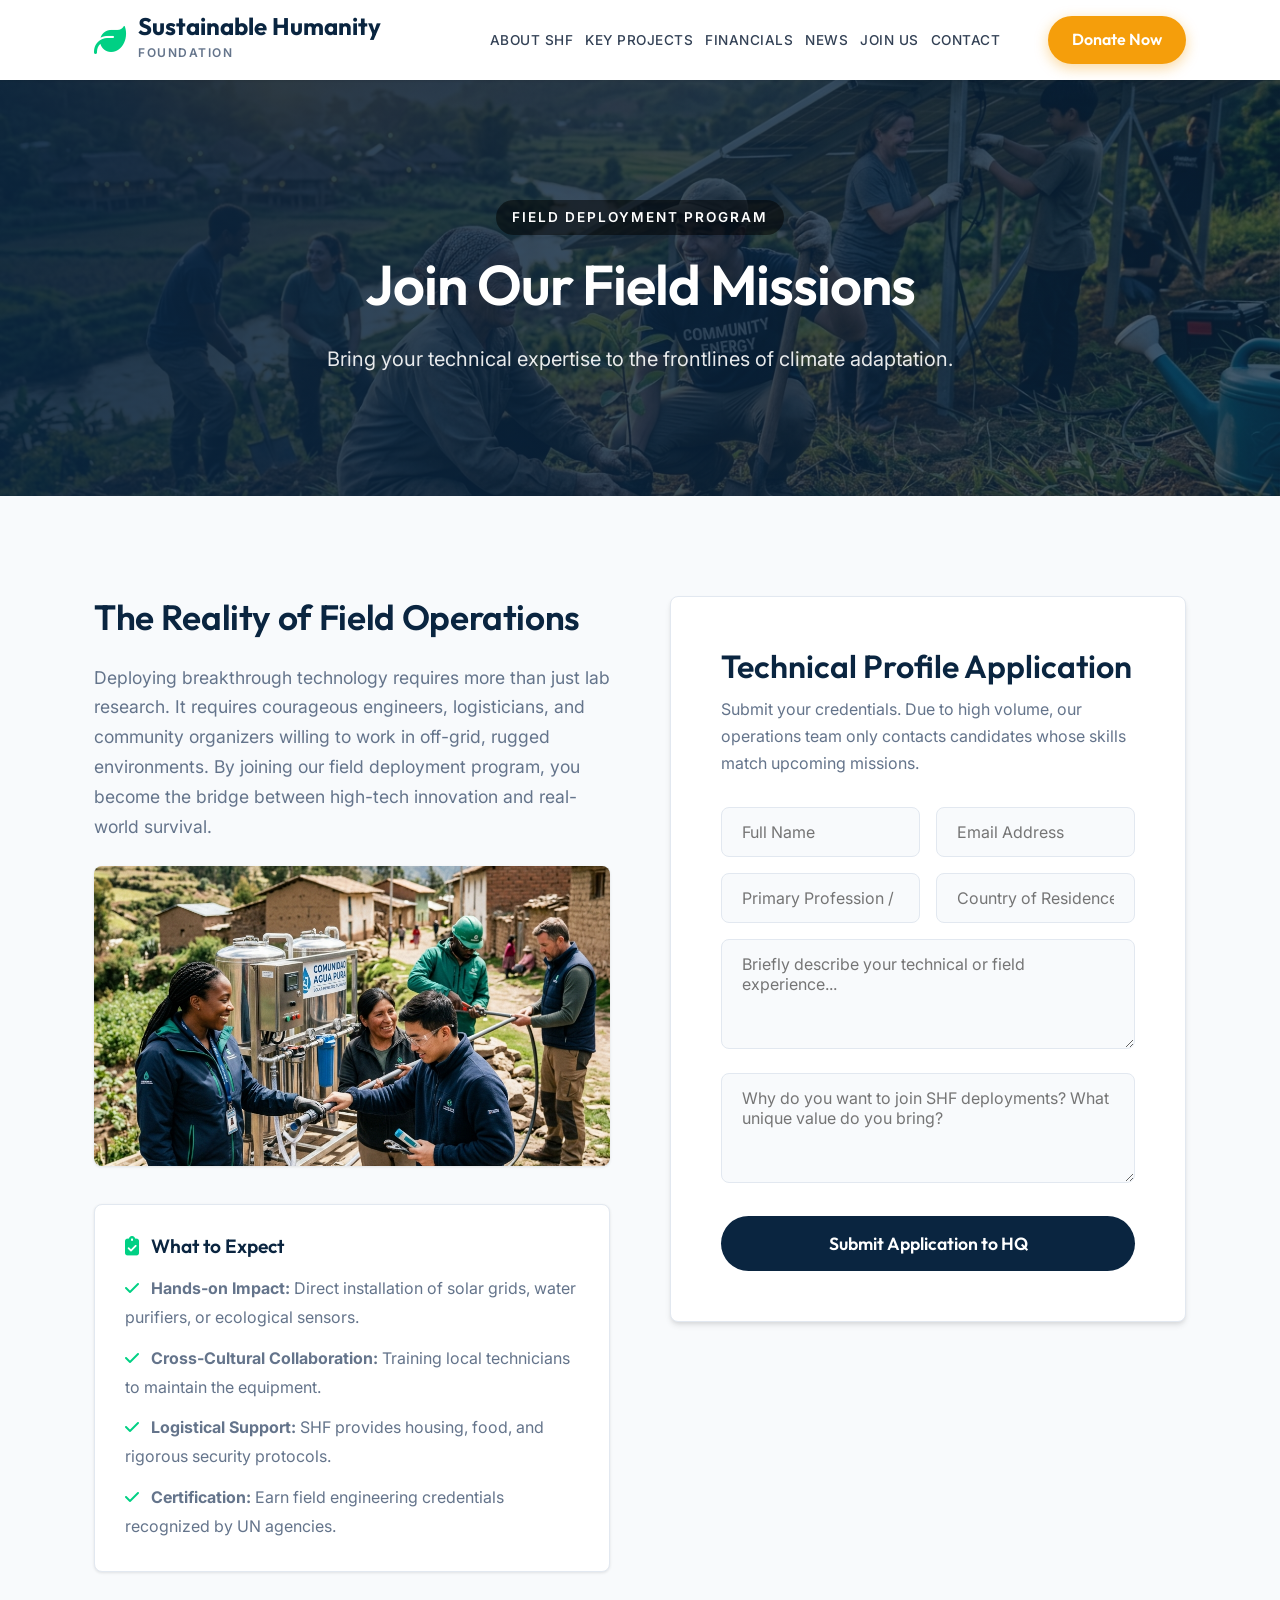
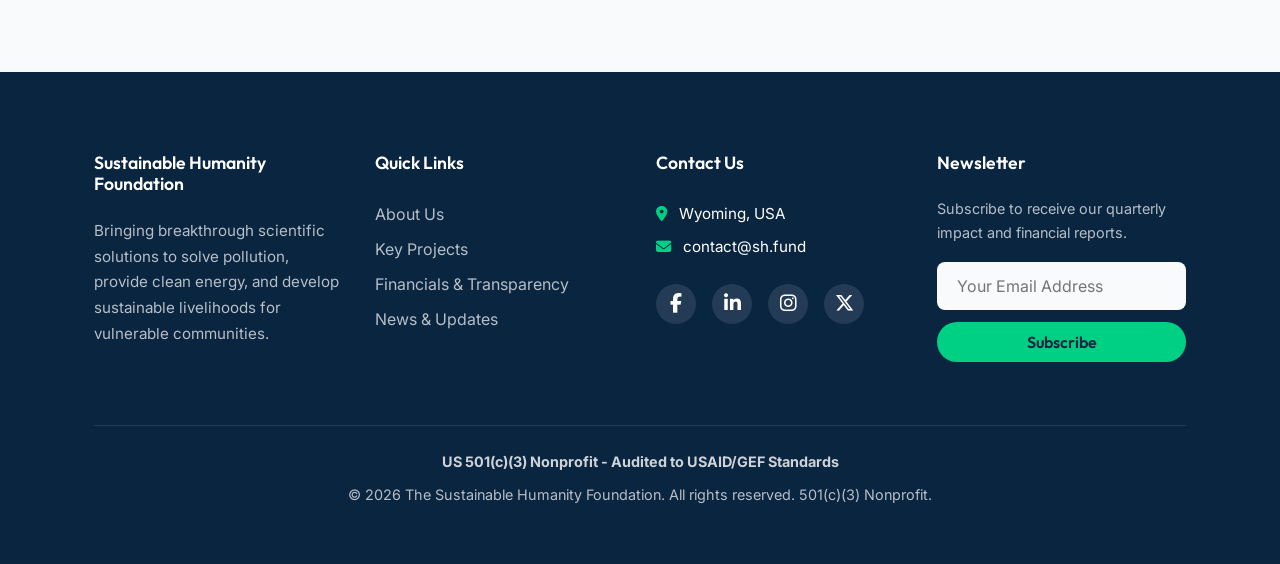
<file: apply.html>
<!DOCTYPE html>
<html lang="en">
<head>
    <meta charset="UTF-8">
    <meta name="viewport" content="width=device-width, initial-scale=1.0">
    <title>Apply - Sustainable Humanity Foundation</title>
    
    <!-- Primary Meta Tags -->
    <meta name="title" content="Apply - Sustainable Humanity Foundation">
    <meta name="description" content="The Sustainable Humanity Foundation applies scientific and technological solutions to solve pollution, provide clean energy, and develop sustainable livelihoods.">
    <meta name="keywords" content="nonprofit, charity, climate change, solar energy, water purification, sustainable development, ESG, philanthropy">
    
    <!-- Open Graph / Facebook -->
    <meta property="og:type" content="website">
    <meta property="og:url" content="https://tuthien-eight.vercel.app/">
    <meta property="og:title" content="Apply - Sustainable Humanity Foundation">
    <meta property="og:description" content="Bringing breakthrough scientific solutions to vulnerable communities. 100% of public donations fund field operations.">
    <meta property="og:image" content="https://tuthien-eight.vercel.app/hero.jpg">
    
    <!-- Twitter -->
    <meta property="twitter:card" content="summary_large_image">
    <meta property="twitter:url" content="https://tuthien-eight.vercel.app/">
    <meta property="twitter:title" content="Apply - Sustainable Humanity Foundation">
    <meta property="twitter:description" content="Bringing breakthrough scientific solutions to vulnerable communities. 100% of public donations fund field operations.">
    <meta property="twitter:image" content="https://tuthien-eight.vercel.app/hero.jpg">
    
    <!-- Theme & Icons -->
    <meta name="theme-color" content="#0a2540">
    <link rel="icon" href="data:image/svg+xml,<svg xmlns=%22http://www.w3.org/2000/svg%22 viewBox=%220 0 100 100%22><text y=%22.9em%22 font-size=%2290%22>🌱</text></svg>">
    
    <!-- Preconnect -->
    <link rel="preconnect" href="https://cdnjs.cloudflare.com">
    <link rel="preconnect" href="https://images.unsplash.com">
    
    <link rel="stylesheet" href="https://cdnjs.cloudflare.com/ajax/libs/font-awesome/6.4.0/css/all.min.css">
    <link rel="stylesheet" href="styles.css?v=25">
</head>
<body>

    <!-- Header -->
    <header class="main-header">
        
        <div class="container header-container">
            <div class="logo-and-toggle" style="display: flex; justify-content: space-between; align-items: center;">
                <a href="index.html" class="logo">
                    <i class="fa-solid fa-leaf"></i>
                    <div class="logo-text">
                        <span class="logo-title">Sustainable Humanity</span>
                        <span class="logo-subtitle">Foundation</span>
                    </div>
                </a>
                <button class="mobile-menu-toggle" id="mobileMenuBtn" aria-label="Toggle Menu" style="display: none; background: none; border: none; font-size: 1.8rem; color: var(--color-primary); cursor: pointer;">
                    <i class="fa-solid fa-bars"></i>
                </button>
            </div>
            <nav class="main-nav" id="mainNav">
                <ul>
                    <li><a href="about.html">About SHF</a></li>
                    <li><a href="projects.html">Key Projects</a></li>
                    <li><a href="financials.html">Financials</a></li>
                    <li><a href="news.html">News</a></li>
                    <li><a href="join-us.html">Join Us</a></li>
                    <li><a href="contact.html">Contact</a></li>
                    <li class="mobile-donate-li" style="display: none;"><a href="donate.html" class="btn btn-primary btn-donate" style="padding: 10px 20px;">Donate Now</a></li>
                </ul>
            </nav>
            <div class="header-actions desktop-donate">
                <a href="donate.html" class="btn btn-primary btn-donate">Donate Now</a>
            </div>
        </div>
    </header>

    <section class="page-hero fade-in" style="background-image: url('join_us_hero.jpg'); padding: 120px 0;">
        <div class="container">
            <span class="section-label" style="color: #fff; background: rgba(0,0,0,0.5); padding: 6px 16px; border-radius: 20px; letter-spacing: 2px;">Field Deployment Program</span>
            <h1 style="font-size: 3.5rem;">Join Our Field Missions</h1>
            <p style="font-size: 1.25rem;">Bring your technical expertise to the frontlines of climate adaptation.</p>
        </div>
    </section>

    <section class="section bg-light">
        <div class="container fade-in">
            <div class="grid-2" style="gap: 60px; align-items: start;">
                <!-- Left Column: Explanation -->
                <div>
                    <h2 style="font-size: 2.2rem; margin-bottom: 24px;">The Reality of Field Operations</h2>
                    <p style="color: var(--color-text-light); font-size: 1.1rem; line-height: 1.7; margin-bottom: 24px;">
                        Deploying breakthrough technology requires more than just lab research. It requires courageous engineers, logisticians, and community organizers willing to work in off-grid, rugged environments. By joining our field deployment program, you become the bridge between high-tech innovation and real-world survival.
                    </p>
                    
                    <img src="volunteer_field_work.jpg" alt="Engineers working in the field" style="width: 100%; border-radius: var(--radius); box-shadow: var(--shadow-sm); margin-bottom: 30px; height: 300px; object-fit: cover;" loading="lazy">
                    
                    <div style="background: #fff; padding: 30px; border-radius: var(--radius); border: 1px solid var(--color-border); box-shadow: var(--shadow-sm);">
                        <h4 style="color: var(--color-primary); font-size: 1.2rem; margin-bottom: 16px;"><i class="fa-solid fa-clipboard-check" style="color: var(--color-secondary); margin-right: 8px;"></i> What to Expect</h4>
                        <ul style="list-style: none; color: var(--color-text-light); line-height: 1.8;">
                            <li style="margin-bottom: 12px;"><i class="fa-solid fa-check" style="color: var(--color-secondary); margin-right: 8px;"></i> <strong>Hands-on Impact:</strong> Direct installation of solar grids, water purifiers, or ecological sensors.</li>
                            <li style="margin-bottom: 12px;"><i class="fa-solid fa-check" style="color: var(--color-secondary); margin-right: 8px;"></i> <strong>Cross-Cultural Collaboration:</strong> Training local technicians to maintain the equipment.</li>
                            <li style="margin-bottom: 12px;"><i class="fa-solid fa-check" style="color: var(--color-secondary); margin-right: 8px;"></i> <strong>Logistical Support:</strong> SHF provides housing, food, and rigorous security protocols.</li>
                            <li><i class="fa-solid fa-check" style="color: var(--color-secondary); margin-right: 8px;"></i> <strong>Certification:</strong> Earn field engineering credentials recognized by UN agencies.</li>
                        </ul>
                    </div>
                </div>
                
                <!-- Right Column: The Form -->
                <div>
                    <div class="card" style="padding: 50px; position: sticky; top: 120px;">
                        <h3 style="font-size: 2rem; margin-bottom: 10px;">Technical Profile Application</h3>
                        <p style="color: var(--color-text-light); margin-bottom: 30px;">Submit your credentials. Due to high volume, our operations team only contacts candidates whose skills match upcoming missions.</p>
                        
                        <form action="https://formsubmit.co/contact@sh.fund" method="POST">
                            <input type="hidden" name="_subject" value="New Volunteer Application">
                            <div class="grid-2" style="gap: 16px; margin-bottom: 16px;">
                                <input type="text" name="name" class="form-control" placeholder="Full Name" style="margin: 0;" required>
                                <input type="email" name="email" class="form-control" placeholder="Email Address" style="margin: 0;" required>
                            </div>
                            <div class="grid-2" style="gap: 16px; margin-bottom: 16px;">
                                <input type="text" name="profession" class="form-control" placeholder="Primary Profession / Degree" style="margin: 0;" required>
                                <input type="text" name="country" class="form-control" placeholder="Country of Residence" style="margin: 0;" required>
                            </div>
                            <textarea name="experience" class="form-control" rows="4" placeholder="Briefly describe your technical or field experience..." required style="margin-bottom: 16px;"></textarea>
                            <textarea name="motivation" class="form-control" rows="4" placeholder="Why do you want to join SHF deployments? What unique value do you bring?" required style="margin-bottom: 24px;"></textarea>
                            <button type="submit" class="btn btn-navy" style="width: 100%; font-size: 1.1rem; padding: 16px;">Submit Application to HQ</button>
                        </form>
                    </div>
                </div>
            </div>
        </div>
    </section>

    <footer class="main-footer">
        <div class="container">
            <div class="grid-4">
                <div>
                    <h4>Sustainable Humanity Foundation</h4>
                    <p style="font-size: 0.95rem; margin-top: 16px;">Bringing breakthrough scientific solutions to solve pollution, provide clean energy, and develop sustainable livelihoods for vulnerable communities.</p>
                </div>
                <div>
                    <h4>Quick Links</h4>
                    <ul style="list-style:none; line-height: 2.2;">
                        <li><a href="about.html">About Us</a></li>
                        <li><a href="projects.html">Key Projects</a></li>
                        <li><a href="financials.html">Financials & Transparency</a></li>
                        <li><a href="news.html">News & Updates</a></li>
                    </ul>
                </div>
                <div>
                    <h4>Contact Us</h4>
                    <ul style="list-style:none; line-height: 2.2; font-size: 0.95rem;">
                        <li><i class="fa-solid fa-location-dot" style="margin-right:8px; color:var(--color-secondary)"></i> Wyoming, USA</li>
                        <li><i class="fa-solid fa-envelope" style="margin-right:8px; color:var(--color-secondary)"></i> contact@sh.fund</li>
                    </ul>
                    <div class="social-icons">
                        <a href="#"><i class="fa-brands fa-facebook-f"></i></a>
                        <a href="#"><i class="fa-brands fa-linkedin-in"></i></a>
                        <a href="#"><i class="fa-brands fa-instagram"></i></a>
                        <a href="#"><i class="fa-brands fa-x-twitter"></i></a>
                    </div>
                </div>
                <div>
                    <h4>Newsletter</h4>
                    <p style="font-size: 0.9rem; margin-bottom: 16px;">Subscribe to receive our quarterly impact and financial reports.</p>
                    <form action="https://formsubmit.co/contact@sh.fund" method="POST">
                        <input type="email" name="email" class="form-control" placeholder="Your Email Address" style="margin-bottom: 12px; border:none;" required>
                        <button type="submit" class="btn btn-primary" style="width: 100%;">Subscribe</button>
                    </form>
                </div>
            </div>
            <div class="footer-bottom">
                <p style="margin-bottom: 8px; color: rgba(255,255,255,0.8);"><strong>US 501(c)(3) Nonprofit - Audited to USAID/GEF Standards</strong></p>
                <p>&copy; 2026 The Sustainable Humanity Foundation. All rights reserved. 501(c)(3) Nonprofit.</p>
            </div>
        </div>
    </footer>

    <!-- Scripts -->
    <script src="script.js?v=30"></script>
</body>
</html>
</file>
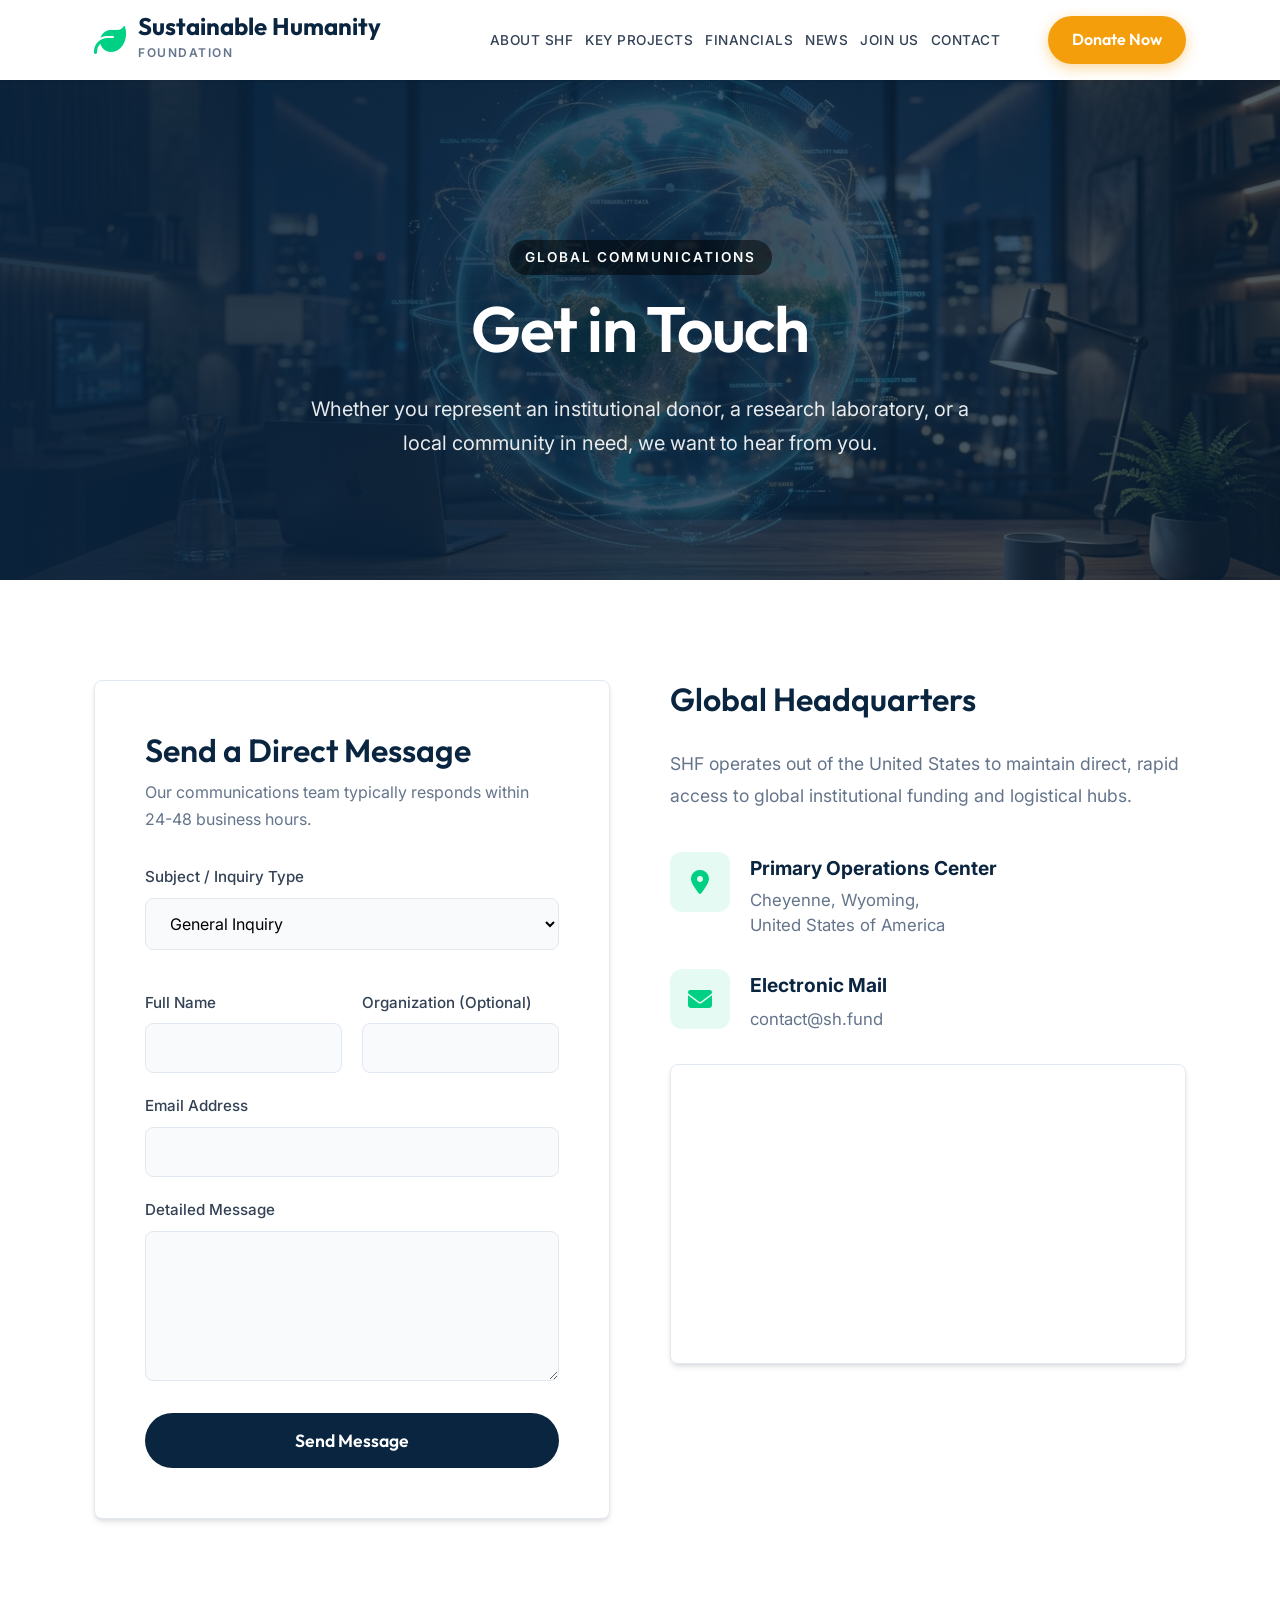
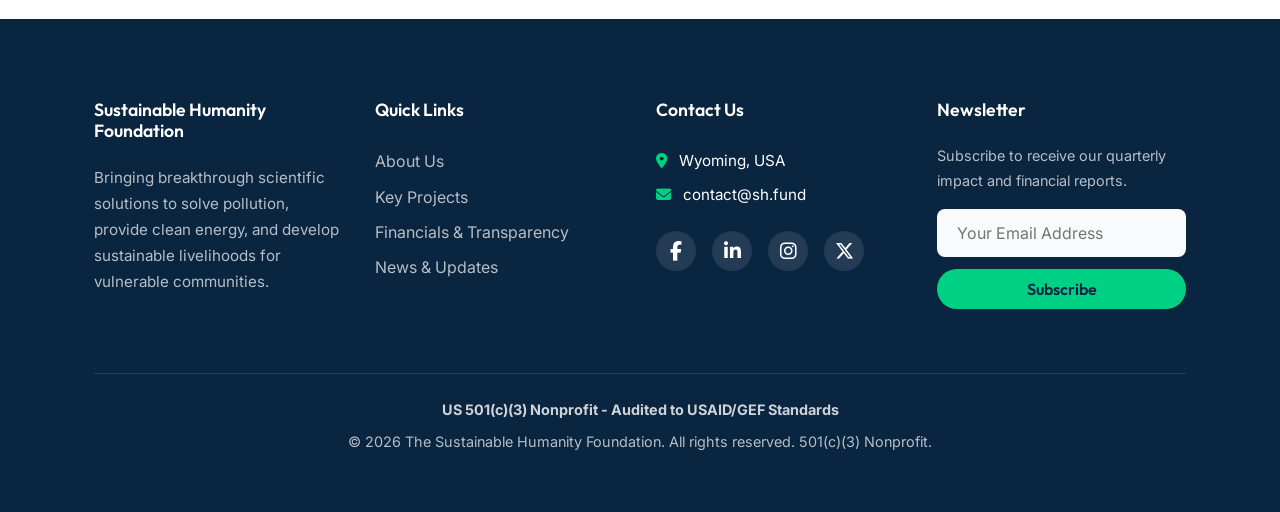
<file: contact.html>
<!DOCTYPE html>
<html lang="en">
<head>
    <meta charset="UTF-8">
    <meta name="viewport" content="width=device-width, initial-scale=1.0">
    <title>Contact - Sustainable Humanity Foundation</title>
    
    <!-- Primary Meta Tags -->
    <meta name="title" content="Contact - Sustainable Humanity Foundation">
    <meta name="description" content="The Sustainable Humanity Foundation applies scientific and technological solutions to solve pollution, provide clean energy, and develop sustainable livelihoods.">
    <meta name="keywords" content="nonprofit, charity, climate change, solar energy, water purification, sustainable development, ESG, philanthropy">
    
    <!-- Open Graph / Facebook -->
    <meta property="og:type" content="website">
    <meta property="og:url" content="https://tuthien-eight.vercel.app/">
    <meta property="og:title" content="Contact - Sustainable Humanity Foundation">
    <meta property="og:description" content="Bringing breakthrough scientific solutions to vulnerable communities. 100% of public donations fund field operations.">
    <meta property="og:image" content="https://tuthien-eight.vercel.app/hero.jpg">
    
    <!-- Twitter -->
    <meta property="twitter:card" content="summary_large_image">
    <meta property="twitter:url" content="https://tuthien-eight.vercel.app/">
    <meta property="twitter:title" content="Contact - Sustainable Humanity Foundation">
    <meta property="twitter:description" content="Bringing breakthrough scientific solutions to vulnerable communities. 100% of public donations fund field operations.">
    <meta property="twitter:image" content="https://tuthien-eight.vercel.app/hero.jpg">
    
    <!-- Theme & Icons -->
    <meta name="theme-color" content="#0a2540">
    <link rel="icon" href="data:image/svg+xml,<svg xmlns=%22http://www.w3.org/2000/svg%22 viewBox=%220 0 100 100%22><text y=%22.9em%22 font-size=%2290%22>🌱</text></svg>">
    
    <!-- Preconnect -->
    <link rel="preconnect" href="https://cdnjs.cloudflare.com">
    <link rel="preconnect" href="https://images.unsplash.com">
    
    <link rel="stylesheet" href="https://cdnjs.cloudflare.com/ajax/libs/font-awesome/6.4.0/css/all.min.css">
    <link rel="stylesheet" href="styles.css?v=25">
</head>
<body>

    <!-- Header -->
    <header class="main-header">
        
        <div class="container header-container">
            <div class="logo-and-toggle" style="display: flex; justify-content: space-between; align-items: center;">
                <a href="index.html" class="logo">
                    <i class="fa-solid fa-leaf"></i>
                    <div class="logo-text">
                        <span class="logo-title">Sustainable Humanity</span>
                        <span class="logo-subtitle">Foundation</span>
                    </div>
                </a>
                <button class="mobile-menu-toggle" id="mobileMenuBtn" aria-label="Toggle Menu" style="display: none; background: none; border: none; font-size: 1.8rem; color: var(--color-primary); cursor: pointer;">
                    <i class="fa-solid fa-bars"></i>
                </button>
            </div>
            <nav class="main-nav" id="mainNav">
                <ul>
                    <li><a href="about.html">About SHF</a></li>
                    <li><a href="projects.html">Key Projects</a></li>
                    <li><a href="financials.html">Financials</a></li>
                    <li><a href="news.html">News</a></li>
                    <li><a href="join-us.html">Join Us</a></li>
                    <li><a href="contact.html">Contact</a></li>
                    <li class="mobile-donate-li" style="display: none;"><a href="donate.html" class="btn btn-primary btn-donate" style="padding: 10px 20px;">Donate Now</a></li>
                </ul>
            </nav>
            <div class="header-actions desktop-donate">
                <a href="donate.html" class="btn btn-primary btn-donate">Donate Now</a>
            </div>
        </div>
    </header>

    <section class="page-hero fade-in" style="background-image: url('contact_hero.jpg'); padding: 160px 0 120px;">
        <div class="container">
            <span class="section-label" style="color: #fff; background: rgba(0,0,0,0.5); padding: 6px 16px; border-radius: 20px; letter-spacing: 2px;">Global Communications</span>
            <h1 style="font-size: 4rem;">Get in Touch</h1>
            <p style="font-size: 1.25rem; max-width: 700px; margin: 0 auto;">Whether you represent an institutional donor, a research laboratory, or a local community in need, we want to hear from you.</p>
        </div>
    </section>

    <section class="section">
        <div class="container fade-in">
            <div class="grid-2" style="align-items: start; gap: 60px;">
                <div class="card" style="padding: 50px;">
                    <h3 style="font-size: 2rem; margin-bottom: 10px;">Send a Direct Message</h3>
                    <p style="color: var(--color-text-light); margin-bottom: 30px;">Our communications team typically responds within 24-48 business hours.</p>
                    <form action="https://formsubmit.co/contact@sh.fund" method="POST">
                        <input type="text" name="_honey" style="display:none">
                        <input type="hidden" name="_captcha" value="false">
                        
                        <div style="margin-bottom: 20px;">
                            <label style="display: block; font-weight: 500; margin-bottom: 8px; font-size: 0.95rem;">Subject / Inquiry Type</label>
                            <select name="subject" class="form-control" required style="cursor: pointer;">
                                <option value="General Inquiry">General Inquiry</option>
                                <option value="Donation/Funding">Donation & Funding</option>
                                <option value="Project Proposal">Propose a Field Project</option>
                                <option value="Press/Media">Press & Media</option>
                            </select>
                        </div>

                        <div class="grid-2" style="gap: 20px; margin-bottom: 20px;">
                            <div>
                                <label style="display: block; font-weight: 500; margin-bottom: 8px; font-size: 0.95rem;">Full Name</label>
                                <input type="text" name="name" class="form-control" style="margin-bottom: 0;" required>
                            </div>
                            <div>
                                <label style="display: block; font-weight: 500; margin-bottom: 8px; font-size: 0.95rem;">Organization (Optional)</label>
                                <input type="text" name="organization" class="form-control" style="margin-bottom: 0;">
                            </div>
                        </div>

                        <div style="margin-bottom: 20px;">
                            <label style="display: block; font-weight: 500; margin-bottom: 8px; font-size: 0.95rem;">Email Address</label>
                            <input type="email" name="email" class="form-control" style="margin-bottom: 0;" required>
                        </div>
                        
                        <div style="margin-bottom: 24px;">
                            <label style="display: block; font-weight: 500; margin-bottom: 8px; font-size: 0.95rem;">Detailed Message</label>
                            <textarea name="message" class="form-control" rows="6" style="margin-bottom: 0;" required></textarea>
                        </div>

                        <button type="submit" class="btn btn-navy" style="width: 100%; font-size: 1.1rem; padding: 16px;">Send Message</button>
                    </form>
                </div>
                
                <div>
                    <h3 style="font-size: 2rem; margin-bottom: 30px;">Global Headquarters</h3>
                    <p style="color: var(--color-text-light); font-size: 1.1rem; line-height: 1.8; margin-bottom: 40px;">SHF operates out of the United States to maintain direct, rapid access to global institutional funding and logistical hubs.</p>
                    
                    <div style="display: flex; gap: 20px; margin-bottom: 30px;">
                        <div style="width: 60px; height: 60px; background: rgba(0, 208, 132, 0.1); border-radius: 12px; display: flex; align-items: center; justify-content: center; color: var(--color-secondary); font-size: 1.5rem; flex-shrink: 0;"><i class="fa-solid fa-location-dot"></i></div>
                        <div>
                            <strong style="display: block; color: var(--color-primary); font-size: 1.2rem; margin-bottom: 4px;">Primary Operations Center</strong>
                            <span style="color: var(--color-text-light); font-size: 1.05rem; line-height: 1.5; display: block;">Cheyenne, Wyoming,<br>United States of America</span>
                        </div>
                    </div>
                    
                    <div style="display: flex; gap: 20px; margin-bottom: 30px;">
                        <div style="width: 60px; height: 60px; background: rgba(0, 208, 132, 0.1); border-radius: 12px; display: flex; align-items: center; justify-content: center; color: var(--color-secondary); font-size: 1.5rem; flex-shrink: 0;"><i class="fa-solid fa-envelope"></i></div>
                        <div>
                            <strong style="display: block; color: var(--color-primary); font-size: 1.2rem; margin-bottom: 4px;">Electronic Mail</strong>
                            <span style="color: var(--color-text-light); font-size: 1.05rem;">contact@sh.fund</span>
                        </div>
                    </div>
                    
                    

                    <div style="border-radius: var(--radius); overflow: hidden; box-shadow: var(--shadow-md); border: 1px solid var(--color-border); height: 300px;">
                        <iframe src="https://www.google.com/maps/embed?pb=!1m18!1m12!1m3!1d2966.86178877546!2d-104.8202462!3d41.1399814!2m3!1f0!2f0!3f0!3m2!1i1024!2i768!4f13.1!3m3!1m2!1s0x876f38762e73ef93%3A0xb10a30418f96f0b2!2sCheyenne%2C%20WY%2C%20USA!5e0!3m2!1sen!2s!4v1700000000000!5m2!1sen!2s" width="100%" height="100%" style="border:0;" allowfullscreen="" loading="lazy"></iframe>
                    </div>
                </div>
            </div>
        </div>
    </section>

    <footer class="main-footer">
        <div class="container">
            <div class="grid-4">
                <div>
                    <h4>Sustainable Humanity Foundation</h4>
                    <p style="font-size: 0.95rem; margin-top: 16px;">Bringing breakthrough scientific solutions to solve pollution, provide clean energy, and develop sustainable livelihoods for vulnerable communities.</p>
                </div>
                <div>
                    <h4>Quick Links</h4>
                    <ul style="list-style:none; line-height: 2.2;">
                        <li><a href="about.html">About Us</a></li>
                        <li><a href="projects.html">Key Projects</a></li>
                        <li><a href="financials.html">Financials & Transparency</a></li>
                        <li><a href="news.html">News & Updates</a></li>
                    </ul>
                </div>
                <div>
                    <h4>Contact Us</h4>
                    <ul style="list-style:none; line-height: 2.2; font-size: 0.95rem;">
                        <li><i class="fa-solid fa-location-dot" style="margin-right:8px; color:var(--color-secondary)"></i> Wyoming, USA</li>
                        <li><i class="fa-solid fa-envelope" style="margin-right:8px; color:var(--color-secondary)"></i> contact@sh.fund</li>
                    </ul>
                    <div class="social-icons">
                        <a href="#"><i class="fa-brands fa-facebook-f"></i></a>
                        <a href="#"><i class="fa-brands fa-linkedin-in"></i></a>
                        <a href="#"><i class="fa-brands fa-instagram"></i></a>
                        <a href="#"><i class="fa-brands fa-x-twitter"></i></a>
                    </div>
                </div>
                <div>
                    <h4>Newsletter</h4>
                    <p style="font-size: 0.9rem; margin-bottom: 16px;">Subscribe to receive our quarterly impact and financial reports.</p>
                    <form action="https://formsubmit.co/contact@sh.fund" method="POST">
                        <input type="email" name="email" class="form-control" placeholder="Your Email Address" style="margin-bottom: 12px; border:none;" required>
                        <button type="submit" class="btn btn-primary" style="width: 100%;">Subscribe</button>
                    </form>
                </div>
            </div>
            <div class="footer-bottom">
                <p style="margin-bottom: 8px; color: rgba(255,255,255,0.8);"><strong>US 501(c)(3) Nonprofit - Audited to USAID/GEF Standards</strong></p>
                <p>&copy; 2026 The Sustainable Humanity Foundation. All rights reserved. 501(c)(3) Nonprofit.</p>
            </div>
        </div>
    </footer>

    <!-- Scripts -->
    <script src="script.js?v=30"></script>
</body>
</html>
</file>
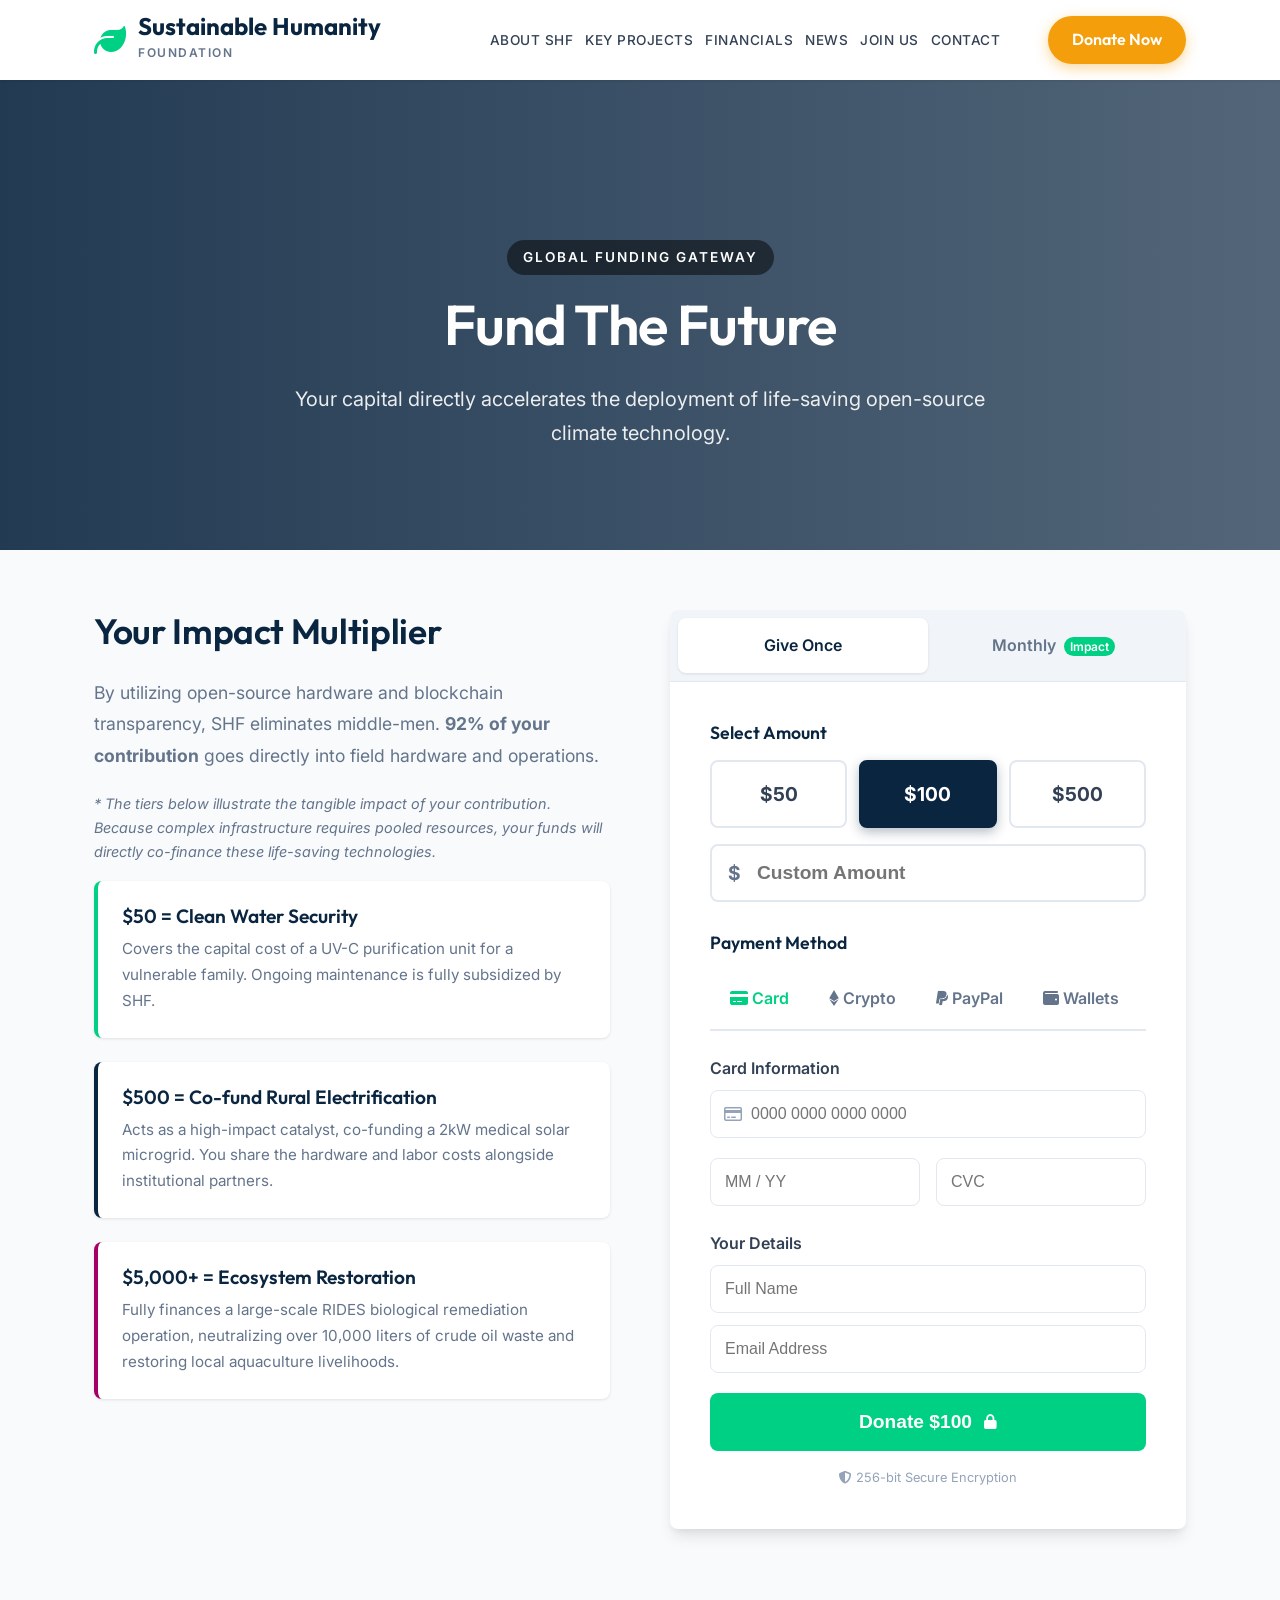
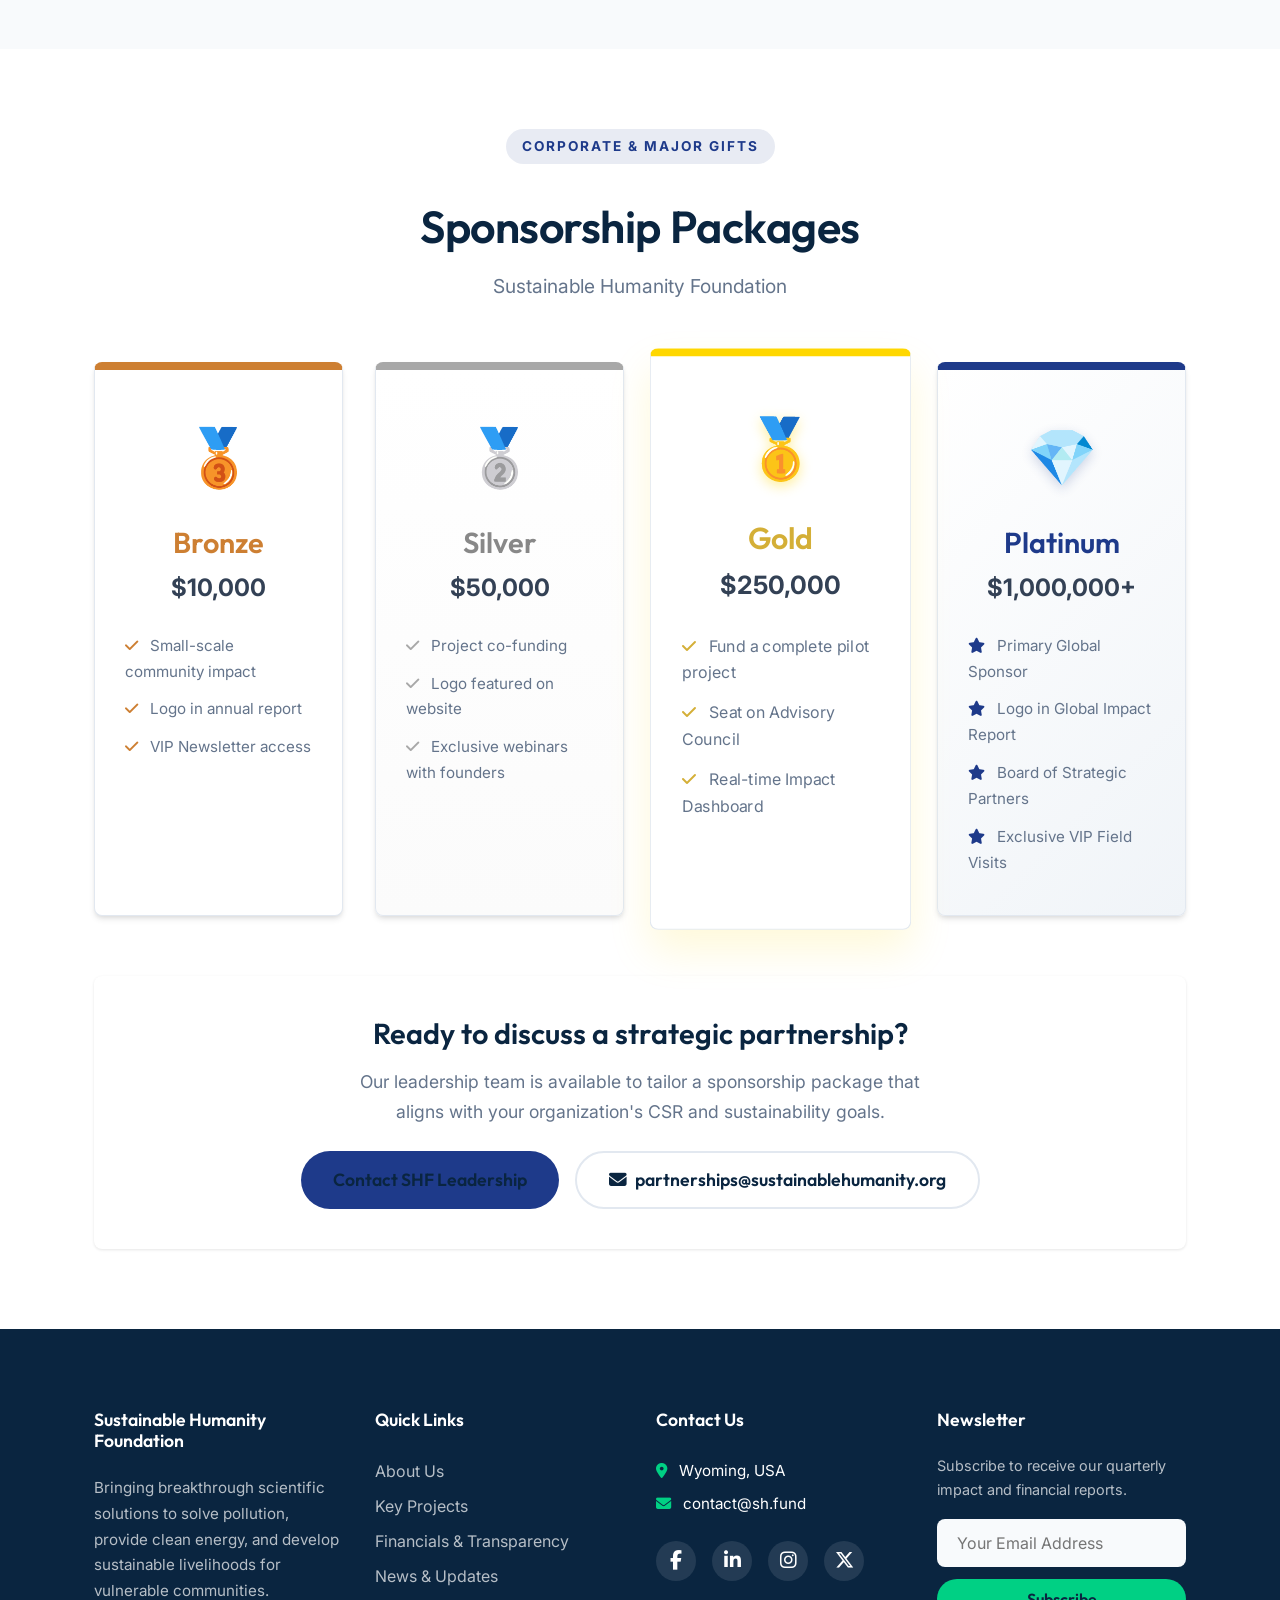
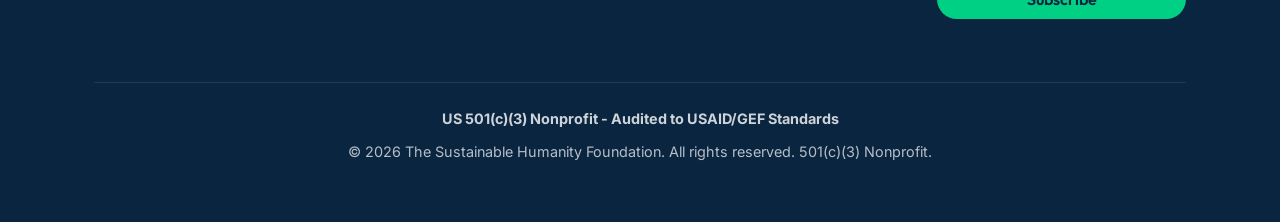
<file: donate.html>
<!DOCTYPE html>
<html lang="en">
<head>
    <meta charset="UTF-8">
    <meta name="viewport" content="width=device-width, initial-scale=1.0">
    <title>Donate - Sustainable Humanity Foundation</title>
    
    <!-- Primary Meta Tags -->
    <meta name="title" content="Donate - Sustainable Humanity Foundation">
    <meta name="description" content="The Sustainable Humanity Foundation applies scientific and technological solutions to solve pollution, provide clean energy, and develop sustainable livelihoods.">
    <meta name="keywords" content="nonprofit, charity, climate change, solar energy, water purification, sustainable development, ESG, philanthropy">
    
    <!-- Open Graph / Facebook -->
    <meta property="og:type" content="website">
    <meta property="og:url" content="https://tuthien-eight.vercel.app/">
    <meta property="og:title" content="Donate - Sustainable Humanity Foundation">
    <meta property="og:description" content="Bringing breakthrough scientific solutions to vulnerable communities. 100% of public donations fund field operations.">
    <meta property="og:image" content="https://tuthien-eight.vercel.app/hero.jpg">
    
    <!-- Twitter -->
    <meta property="twitter:card" content="summary_large_image">
    <meta property="twitter:url" content="https://tuthien-eight.vercel.app/">
    <meta property="twitter:title" content="Donate - Sustainable Humanity Foundation">
    <meta property="twitter:description" content="Bringing breakthrough scientific solutions to vulnerable communities. 100% of public donations fund field operations.">
    <meta property="twitter:image" content="https://tuthien-eight.vercel.app/hero.jpg">
    
    <!-- Theme & Icons -->
    <meta name="theme-color" content="#0a2540">
    <link rel="icon" href="data:image/svg+xml,<svg xmlns=%22http://www.w3.org/2000/svg%22 viewBox=%220 0 100 100%22><text y=%22.9em%22 font-size=%2290%22>🌱</text></svg>">
    
    <!-- Preconnect -->
    <link rel="preconnect" href="https://cdnjs.cloudflare.com">
    <link rel="preconnect" href="https://images.unsplash.com">
    
    <link rel="stylesheet" href="https://cdnjs.cloudflare.com/ajax/libs/font-awesome/6.4.0/css/all.min.css">
    <link rel="stylesheet" href="styles.css?v=25">
</head>
<body>

    <!-- Header -->
    <header class="main-header">
        
        <div class="container header-container">
            <div class="logo-and-toggle" style="display: flex; justify-content: space-between; align-items: center;">
                <a href="index.html" class="logo">
                    <i class="fa-solid fa-leaf"></i>
                    <div class="logo-text">
                        <span class="logo-title">Sustainable Humanity</span>
                        <span class="logo-subtitle">Foundation</span>
                    </div>
                </a>
                <button class="mobile-menu-toggle" id="mobileMenuBtn" aria-label="Toggle Menu" style="display: none; background: none; border: none; font-size: 1.8rem; color: var(--color-primary); cursor: pointer;">
                    <i class="fa-solid fa-bars"></i>
                </button>
            </div>
            <nav class="main-nav" id="mainNav">
                <ul>
                    <li><a href="about.html">About SHF</a></li>
                    <li><a href="projects.html">Key Projects</a></li>
                    <li><a href="financials.html">Financials</a></li>
                    <li><a href="news.html">News</a></li>
                    <li><a href="join-us.html">Join Us</a></li>
                    <li><a href="contact.html">Contact</a></li>
                    <li class="mobile-donate-li" style="display: none;"><a href="donate.html" class="btn btn-primary btn-donate" style="padding: 10px 20px;">Donate Now</a></li>
                </ul>
            </nav>
            <div class="header-actions desktop-donate">
                <a href="donate.html" class="btn btn-primary btn-donate">Donate Now</a>
            </div>
        </div>
    </header>

    <section class="page-hero fade-in" style="background-image: url('https://images.unsplash.com/photo-1593113565637-682120362481?w=1600&q=80'); padding: 160px 0 100px;">
        <div class="container text-center">
            <span class="section-label" style="color: #fff; background: rgba(0,0,0,0.5); padding: 6px 16px; border-radius: 20px; letter-spacing: 2px;">Global Funding Gateway</span>
            <h1 style="font-size: 3.5rem;">Fund The Future</h1>
            <p style="font-size: 1.25rem; max-width: 700px; margin: 0 auto;">Your capital directly accelerates the deployment of life-saving open-source climate technology.</p>
        </div>
    </section>

    <section class="section bg-light" style="padding: 60px 0 120px;">
        <div class="container fade-in">
            <div class="grid-2" style="align-items: start; gap: 60px;">
                <!-- Left: Impact Statement -->
                <div>
                    <h2 style="font-size: 2.2rem; margin-bottom: 24px;">Your Impact Multiplier</h2>
                    <p style="color: var(--color-text-light); font-size: 1.1rem; line-height: 1.8; margin-bottom: 20px;">
                        By utilizing open-source hardware and blockchain transparency, SHF eliminates middle-men. <strong>92% of your contribution</strong> goes directly into field hardware and operations.
                    </p>

                    <p style="color: var(--color-text-light); font-size: 0.9rem; font-style: italic; margin-bottom: 16px;">
                        * The tiers below illustrate the tangible impact of your contribution. Because complex infrastructure requires pooled resources, your funds will directly co-finance these life-saving technologies.
                    </p>
                    
                    <div style="background: white; padding: 24px; border-radius: var(--radius); border-left: 4px solid var(--color-secondary); box-shadow: var(--shadow-sm); margin-bottom: 24px;">
                        <h4 style="font-size: 1.2rem; margin-bottom: 8px;">$50 = Clean Water Security</h4>
                        <p style="color: var(--color-text-light); font-size: 0.95rem; margin: 0;">Covers the capital cost of a UV-C purification unit for a vulnerable family. Ongoing maintenance is fully subsidized by SHF.</p>
                    </div>

                    <div style="background: white; padding: 24px; border-radius: var(--radius); border-left: 4px solid var(--color-primary); box-shadow: var(--shadow-sm); margin-bottom: 24px;">
                        <h4 style="font-size: 1.2rem; margin-bottom: 8px;">$500 = Co-fund Rural Electrification</h4>
                        <p style="color: var(--color-text-light); font-size: 0.95rem; margin: 0;">Acts as a high-impact catalyst, co-funding a 2kW medical solar microgrid. You share the hardware and labor costs alongside institutional partners.</p>
                    </div>

                    <div style="background: white; padding: 24px; border-radius: var(--radius); border-left: 4px solid #A50064; box-shadow: var(--shadow-sm);">
                        <h4 style="font-size: 1.2rem; margin-bottom: 8px;">$5,000+ = Ecosystem Restoration</h4>
                        <p style="color: var(--color-text-light); font-size: 0.95rem; margin: 0;">Fully finances a large-scale RIDES biological remediation operation, neutralizing over 10,000 liters of crude oil waste and restoring local aquaculture livelihoods.</p>
                    </div>
                </div>
                
                <!-- Right: Gateway UI -->
                <div>
                    <div class="donate-gateway-wrapper">
                        <div class="donate-type-toggle">
                            <div class="donate-type-btn active" onclick="setDonateType(this, 'one-time')">Give Once</div>
                            <div class="donate-type-btn" onclick="setDonateType(this, 'monthly')">Monthly <span style="font-size:0.75rem; background: var(--color-secondary); color: white; padding: 2px 6px; border-radius: 10px; margin-left: 4px;">Impact</span></div>
                        </div>
                        
                        <div class="donate-gateway-inner">
                            <h4 style="margin-bottom: 16px; font-size: 1.1rem;">Select Amount</h4>
                            <div class="amount-grid">
                                <div class="amount-btn" onclick="setAmount(this, 50)">$50</div>
                                <div class="amount-btn active" onclick="setAmount(this, 100)">$100</div>
                                <div class="amount-btn" onclick="setAmount(this, 500)">$500</div>
                            </div>
                            <div class="custom-amount" style="margin-bottom: 30px;">
                                <span>$</span>
                                <input type="number" id="custom-amount-input" placeholder="Custom Amount" onfocus="clearAmountSelection()">
                            </div>

                            <h4 style="margin-bottom: 16px; font-size: 1.1rem;">Payment Method</h4>
                            <div class="payment-tabs">
                                <div class="payment-tab active" onclick="setPaymentTab(this, 'card')"><i class="fa-solid fa-credit-card"></i> Card</div>
                                <div class="payment-tab" onclick="setPaymentTab(this, 'crypto')"><i class="fa-brands fa-ethereum"></i> Crypto</div>
                                <div class="payment-tab" onclick="setPaymentTab(this, 'paypal')"><i class="fa-brands fa-paypal"></i> PayPal</div>
                                <div class="payment-tab" onclick="setPaymentTab(this, 'wallet')"><i class="fa-solid fa-wallet"></i> Wallets</div>
                            </div>

                            <div id="panel-card" class="payment-panel active">
                                <div class="form-group">
                                    <label>Card Information</label>
                                    <div style="position: relative;">
                                        <i class="fa-regular fa-credit-card" style="position: absolute; left: 14px; top: 16px; color: #94a3b8;"></i>
                                        <input type="text" class="form-input" placeholder="0000 0000 0000 0000" style="padding-left: 40px;">
                                    </div>
                                </div>
                                <div class="card-elements" style="margin-bottom: 24px;">
                                    <input type="text" class="form-input" placeholder="MM / YY">
                                    <input type="text" class="form-input" placeholder="CVC">
                                </div>
                            </div>

                            <div id="panel-crypto" class="payment-panel">
                                <div style="text-align: center; margin-bottom: 24px;">
                                    <div style="background: white; padding: 16px; border: 1px solid var(--color-border); border-radius: 8px; display: inline-block; margin-bottom: 16px;">
                                        <img src="https://api.qrserver.com/v1/create-qr-code/?size=150x150&data=0x52b4483e30243a65212adb16d993627534e61d6d" alt="QR Code" style="width: 150px; height: 150px;" loading="lazy">
                                    </div>
                                    <p style="font-size: 0.9rem; color: var(--color-text-light); margin-bottom: 8px;">Network: <strong>Polygon (USDT/USDC)</strong></p>
                                    <div style="display:flex; background: #f1f5f9; padding: 10px 16px; border-radius: 8px; align-items: center; justify-content: space-between;">
                                        <code class="address-code" style="font-size: 0.85rem; color: var(--color-primary);">0x52b4483e30243a65212adb16d993627534e61d6d</code>
                                        <i class="fa-regular fa-copy" style="cursor: pointer; color: var(--color-text-light);" onclick="alert('Address copied!')"></i>
                                    </div>
                                </div>
                            </div>

                            <div id="panel-paypal" class="payment-panel">
                                <div style="text-align: center; padding: 20px 0 30px;">
                                    <p style="color: var(--color-text-light); margin-bottom: 20px;">You will be redirected to PayPal to complete your donation securely.</p>
                                    <img src="https://upload.wikimedia.org/wikipedia/commons/b/b5/PayPal.svg" style="height: 30px;" loading="lazy">
                                </div>
                            </div>

                            <div id="panel-wallet" class="payment-panel">
                                <div class="grid-2" style="gap: 12px; margin-bottom: 24px;">
                                    <div style="border: 2px solid #A50064; padding: 16px; border-radius: 8px; text-align: center; cursor: pointer; color: #A50064; font-weight: 600;">MoMo</div>
                                    <div style="border: 2px solid #0068FF; padding: 16px; border-radius: 8px; text-align: center; cursor: pointer; color: #0068FF; font-weight: 600;">ZaloPay</div>
                                </div>
                            </div>

                            <div class="form-group" style="margin-top: 24px;">
                                <label>Your Details</label>
                                <input type="text" class="form-input" placeholder="Full Name" style="margin-bottom: 12px;">
                                <input type="email" class="form-input" placeholder="Email Address">
                            </div>

                            <button class="btn-submit-donate" id="donate-submit-btn" onclick="processDonation()">
                                <div class="loader-spinner"></div>
                                <span class="btn-text">Donate $100</span>
                                <i class="fa-solid fa-lock" style="font-size: 0.9rem;"></i>
                            </button>
                            <p style="text-align: center; font-size: 0.8rem; color: #94a3b8; margin-top: 16px; margin-bottom: 0;">
                                <i class="fa-solid fa-shield-halved"></i> 256-bit Secure Encryption
                            </p>
                        </div>
                    </div>
                </div>
            </div>
        </div>
    </section>

    <!-- Interactive Gateway Script -->
    <script>
        let currentAmount = 100;

        function setDonateType(element, type) {
            document.querySelectorAll('.donate-type-btn').forEach(btn => btn.classList.remove('active'));
            element.classList.add('active');
        }

        function setAmount(element, amount) {
            document.querySelectorAll('.amount-btn').forEach(btn => btn.classList.remove('active'));
            element.classList.add('active');
            document.getElementById('custom-amount-input').value = '';
            currentAmount = amount;
            updateSubmitButton();
        }

        function clearAmountSelection() {
            document.querySelectorAll('.amount-btn').forEach(btn => btn.classList.remove('active'));
        }

        document.getElementById('custom-amount-input').addEventListener('input', function(e) {
            currentAmount = e.target.value || 0;
            updateSubmitButton();
        });

        function setPaymentTab(element, panelId) {
            document.querySelectorAll('.payment-tab').forEach(t => t.classList.remove('active'));
            document.querySelectorAll('.payment-panel').forEach(p => p.classList.remove('active'));
            
            element.classList.add('active');
            document.getElementById('panel-' + panelId).classList.add('active');
            
            const btnText = document.querySelector('#donate-submit-btn .btn-text');
            if(panelId === 'crypto') {
                btnText.textContent = "I have transferred Crypto";
            } else if(panelId === 'paypal') {
                btnText.textContent = "Continue to PayPal";
            } else {
                updateSubmitButton();
            }
        }

        function updateSubmitButton() {
            const activeTab = document.querySelector('.payment-tab.active');
            if(activeTab && activeTab.textContent.includes('Crypto')) return;
            if(activeTab && activeTab.textContent.includes('PayPal')) return;
            
            const btnText = document.querySelector('#donate-submit-btn .btn-text');
            btnText.textContent = "Donate $" + currentAmount;
        }

        function processDonation() {
            const btn = document.getElementById('donate-submit-btn');
            btn.classList.add('processing');
            
            // Mock processing
            setTimeout(() => {
                btn.classList.remove('processing');
                alert("Thank you! This is a mock interactive UI. In production, this will trigger the real payment gateway (Stripe/PayPal/MoMo).");
            }, 1500);
        }
    </script>

    <!-- Sponsorship Packages Infographic -->
    <section class="section" style="background: var(--color-bg-alt); padding: 80px 20px;">
        <div class="container fade-in">
            <div style="text-align: center; margin-bottom: 60px;">
                <span class="section-label" style="background: rgba(30, 58, 138, 0.1); color: #1e3a8a; padding: 6px 16px; border-radius: 20px; font-weight: bold;">Corporate & Major Gifts</span>
                <h2 style="font-size: 2.8rem; margin: 20px 0 16px;">Sponsorship Packages</h2>
                <p style="font-size: 1.2rem; color: var(--color-text-light);">Sustainable Humanity Foundation</p>
            </div>
            <div class="grid-4" style="align-items: stretch;">
                <!-- Bronze -->
                <div class="card sponsor-card" style=" text-align: center; border-top: 8px solid #cd7f32; display: flex; flex-direction: column;">
                    <div style="font-size: 3.5rem; margin-bottom: 20px;">🥉</div>
                    <h3 style="font-size: 1.8rem; color: #cd7f32; margin-bottom: 8px;">Bronze</h3>
                    <div style="font-size: 1.5rem; font-weight: bold; color: var(--color-text); margin-bottom: 24px;">$10,000</div>
                    <ul style="text-align: left; list-style: none; padding: 0; margin: 0; flex-grow: 1; color: var(--color-text-light); font-size: 0.95rem; display: flex; flex-direction: column; gap: 12px;">
                        <li><i class="fa-solid fa-check" style="color: #cd7f32; margin-right: 8px;"></i> Small-scale community impact</li>
                        <li><i class="fa-solid fa-check" style="color: #cd7f32; margin-right: 8px;"></i> Logo in annual report</li>
                        <li><i class="fa-solid fa-check" style="color: #cd7f32; margin-right: 8px;"></i> VIP Newsletter access</li>
                    </ul>
                </div>
                
                <!-- Silver -->
                <div class="card sponsor-card" style=" text-align: center; border-top: 8px solid #a8a8a8; display: flex; flex-direction: column; background: linear-gradient(to bottom, white, #fbfbfb);">
                    <div style="font-size: 3.5rem; margin-bottom: 20px;">🥈</div>
                    <h3 style="font-size: 1.8rem; color: #888888; margin-bottom: 8px;">Silver</h3>
                    <div style="font-size: 1.5rem; font-weight: bold; color: var(--color-text); margin-bottom: 24px;">$50,000</div>
                    <ul style="text-align: left; list-style: none; padding: 0; margin: 0; flex-grow: 1; color: var(--color-text-light); font-size: 0.95rem; display: flex; flex-direction: column; gap: 12px;">
                        <li><i class="fa-solid fa-check" style="color: #a8a8a8; margin-right: 8px;"></i> Project co-funding</li>
                        <li><i class="fa-solid fa-check" style="color: #a8a8a8; margin-right: 8px;"></i> Logo featured on website</li>
                        <li><i class="fa-solid fa-check" style="color: #a8a8a8; margin-right: 8px;"></i> Exclusive webinars with founders</li>
                    </ul>
                </div>

                <!-- Gold -->
                <div class="card sponsor-gold sponsor-card" style=" text-align: center; border-top: 8px solid #ffd700; display: flex; flex-direction: column;">
                    <div style="font-size: 3.5rem; margin-bottom: 20px; text-shadow: 0 4px 12px rgba(255,215,0,0.4);">🥇</div>
                    <h3 style="font-size: 1.8rem; color: #d4af37; margin-bottom: 8px;">Gold</h3>
                    <div style="font-size: 1.5rem; font-weight: bold; color: var(--color-text); margin-bottom: 24px;">$250,000</div>
                    <ul style="text-align: left; list-style: none; padding: 0; margin: 0; flex-grow: 1; color: var(--color-text-light); font-size: 0.95rem; display: flex; flex-direction: column; gap: 12px;">
                        <li><i class="fa-solid fa-check" style="color: #d4af37; margin-right: 8px;"></i> Fund a complete pilot project</li>
                        <li><i class="fa-solid fa-check" style="color: #d4af37; margin-right: 8px;"></i> Seat on Advisory Council</li>
                        <li><i class="fa-solid fa-check" style="color: #d4af37; margin-right: 8px;"></i> Real-time Impact Dashboard</li>
                    </ul>
                </div>

                <!-- Platinum -->
                <div class="card sponsor-card" style=" text-align: center; border-top: 8px solid #1e3a8a; display: flex; flex-direction: column; background: linear-gradient(135deg, #ffffff 0%, #f0f4f8 100%);">
                    <div style="font-size: 3.5rem; margin-bottom: 20px; text-shadow: 0 4px 12px rgba(30,58,138,0.2);">💎</div>
                    <h3 style="font-size: 1.8rem; color: #1e3a8a; margin-bottom: 8px;">Platinum</h3>
                    <div style="font-size: 1.5rem; font-weight: bold; color: var(--color-text); margin-bottom: 24px;">$1,000,000+</div>
                    <ul style="text-align: left; list-style: none; padding: 0; margin: 0; flex-grow: 1; color: var(--color-text-light); font-size: 0.95rem; display: flex; flex-direction: column; gap: 12px;">
                        <li><i class="fa-solid fa-star" style="color: #1e3a8a; margin-right: 8px;"></i> Primary Global Sponsor</li>
                        <li><i class="fa-solid fa-star" style="color: #1e3a8a; margin-right: 8px;"></i> Logo in Global Impact Report</li>
                        <li><i class="fa-solid fa-star" style="color: #1e3a8a; margin-right: 8px;"></i> Board of Strategic Partners</li>
                        <li><i class="fa-solid fa-star" style="color: #1e3a8a; margin-right: 8px;"></i> Exclusive VIP Field Visits</li>
                    </ul>
                </div>
            </div>
            
            <div class="donate-gateway-inner" style="text-align: center; margin-top: 60px; background: white; border-radius: var(--radius); box-shadow: var(--shadow-sm);">
                <h3 style="font-size: 1.8rem; margin-bottom: 16px;">Ready to discuss a strategic partnership?</h3>
                <p style="color: var(--color-text-light); font-size: 1.1rem; margin-bottom: 24px; max-width: 600px; margin-left: auto; margin-right: auto;">Our leadership team is available to tailor a sponsorship package that aligns with your organization's CSR and sustainability goals.</p>
                <div style="display: flex; gap: 16px; justify-content: center; flex-wrap: wrap;">
                    <a href="contact.html" class="btn btn-primary" style="font-size: 1.1rem; padding: 12px 32px; background-color: #1e3a8a;">Contact SHF Leadership</a>
                    <a href="mailto:partnerships@sustainablehumanity.org" class="btn btn-outline email-btn" style="font-size: 1.1rem; padding: 12px 32px;"><i class="fa-solid fa-envelope" style="margin-right: 8px;"></i> partnerships@sustainablehumanity.org</a>
                </div>
            </div>
        </div>
    </section>


    <footer class="main-footer">
        <div class="container">
            <div class="grid-4">
                <div>
                    <h4>Sustainable Humanity Foundation</h4>
                    <p style="font-size: 0.95rem; margin-top: 16px;">Bringing breakthrough scientific solutions to solve pollution, provide clean energy, and develop sustainable livelihoods for vulnerable communities.</p>
                </div>
                <div>
                    <h4>Quick Links</h4>
                    <ul style="list-style:none; line-height: 2.2;">
                        <li><a href="about.html">About Us</a></li>
                        <li><a href="projects.html">Key Projects</a></li>
                        <li><a href="financials.html">Financials & Transparency</a></li>
                        <li><a href="news.html">News & Updates</a></li>
                    </ul>
                </div>
                <div>
                    <h4>Contact Us</h4>
                    <ul style="list-style:none; line-height: 2.2; font-size: 0.95rem;">
                        <li><i class="fa-solid fa-location-dot" style="margin-right:8px; color:var(--color-secondary)"></i> Wyoming, USA</li>
                        <li><i class="fa-solid fa-envelope" style="margin-right:8px; color:var(--color-secondary)"></i> contact@sh.fund</li>
                    </ul>
                    <div class="social-icons">
                        <a href="#"><i class="fa-brands fa-facebook-f"></i></a>
                        <a href="#"><i class="fa-brands fa-linkedin-in"></i></a>
                        <a href="#"><i class="fa-brands fa-instagram"></i></a>
                        <a href="#"><i class="fa-brands fa-x-twitter"></i></a>
                    </div>
                </div>
                <div>
                    <h4>Newsletter</h4>
                    <p style="font-size: 0.9rem; margin-bottom: 16px;">Subscribe to receive our quarterly impact and financial reports.</p>
                    <form action="https://formsubmit.co/contact@sh.fund" method="POST">
                        <input type="email" name="email" class="form-control" placeholder="Your Email Address" style="margin-bottom: 12px; border:none;" required>
                        <button type="submit" class="btn btn-primary" style="width: 100%;">Subscribe</button>
                    </form>
                </div>
            </div>
            <div class="footer-bottom">
                <p style="margin-bottom: 8px; color: rgba(255,255,255,0.8);"><strong>US 501(c)(3) Nonprofit - Audited to USAID/GEF Standards</strong></p>
                <p>&copy; 2026 The Sustainable Humanity Foundation. All rights reserved. 501(c)(3) Nonprofit.</p>
            </div>
        </div>
    </footer>

    <!-- Scripts -->
    <script src="script.js?v=30"></script>
</body>
</html>
</file>
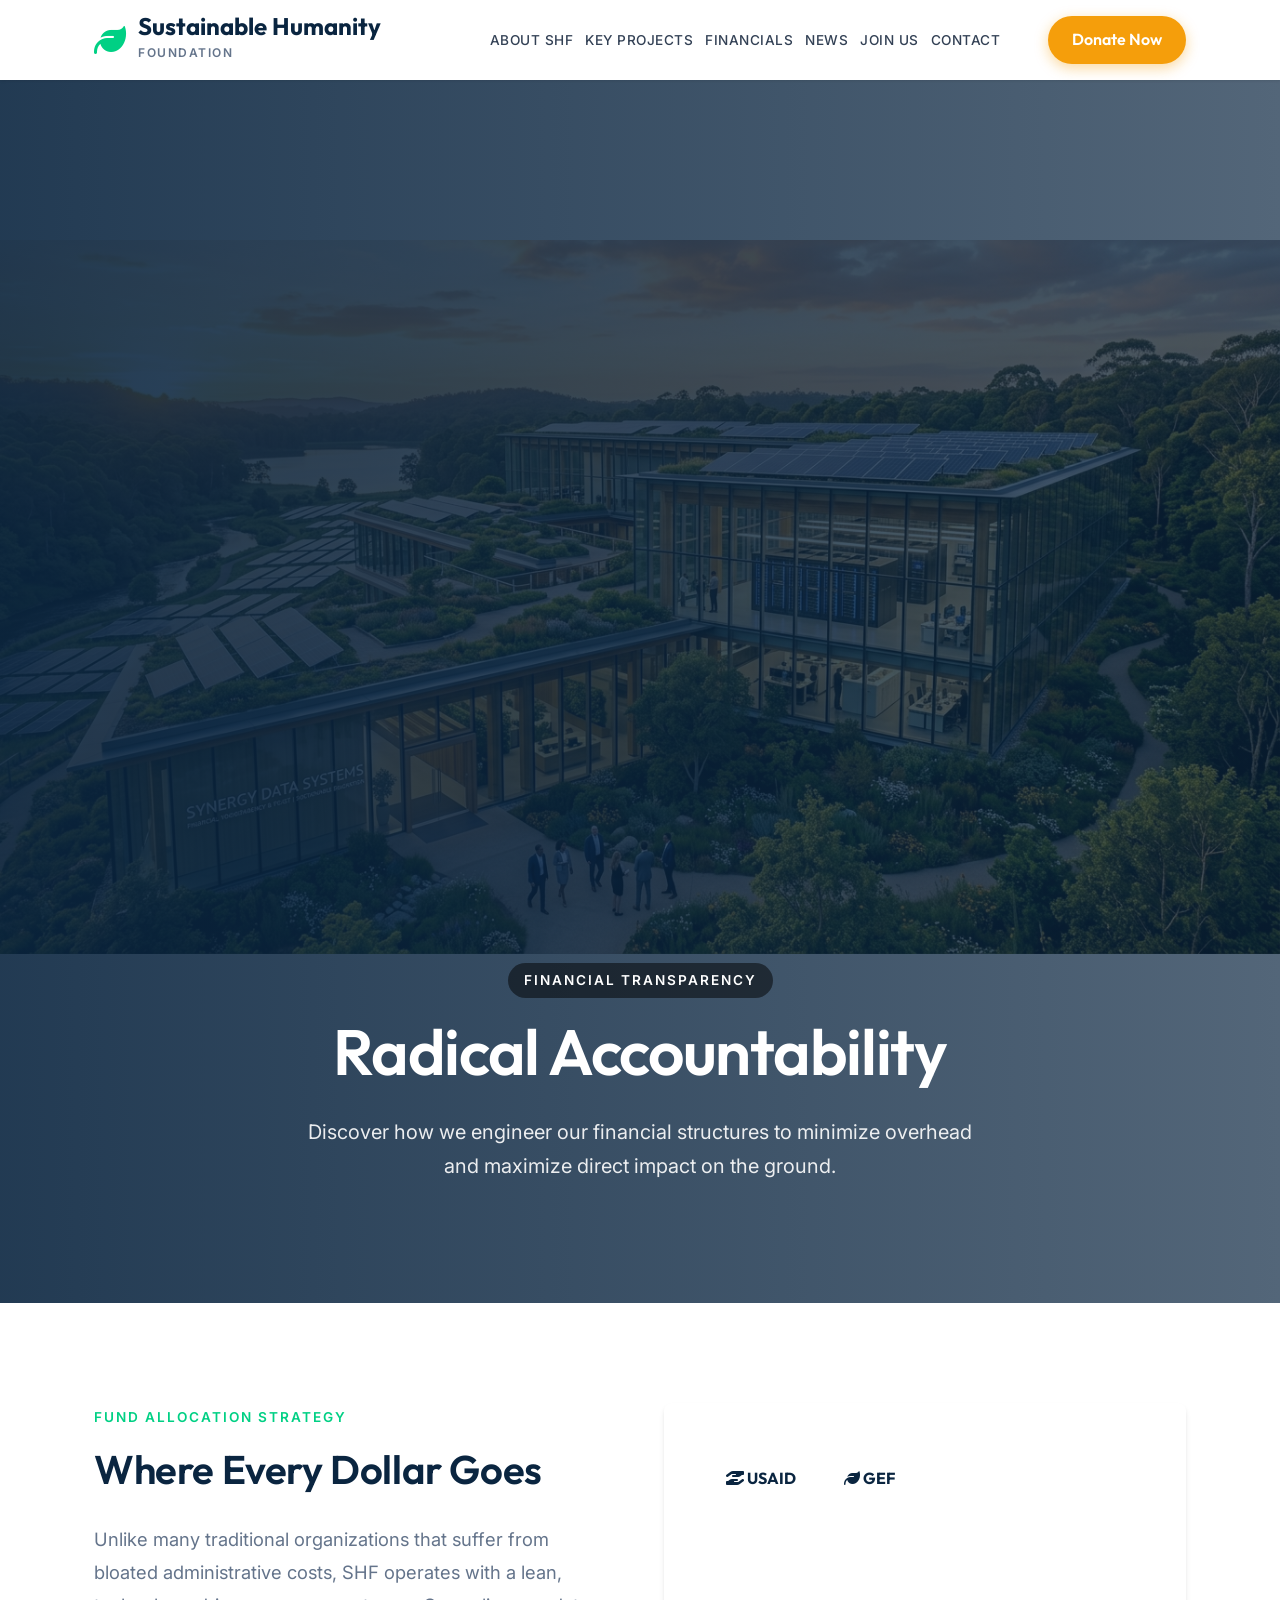
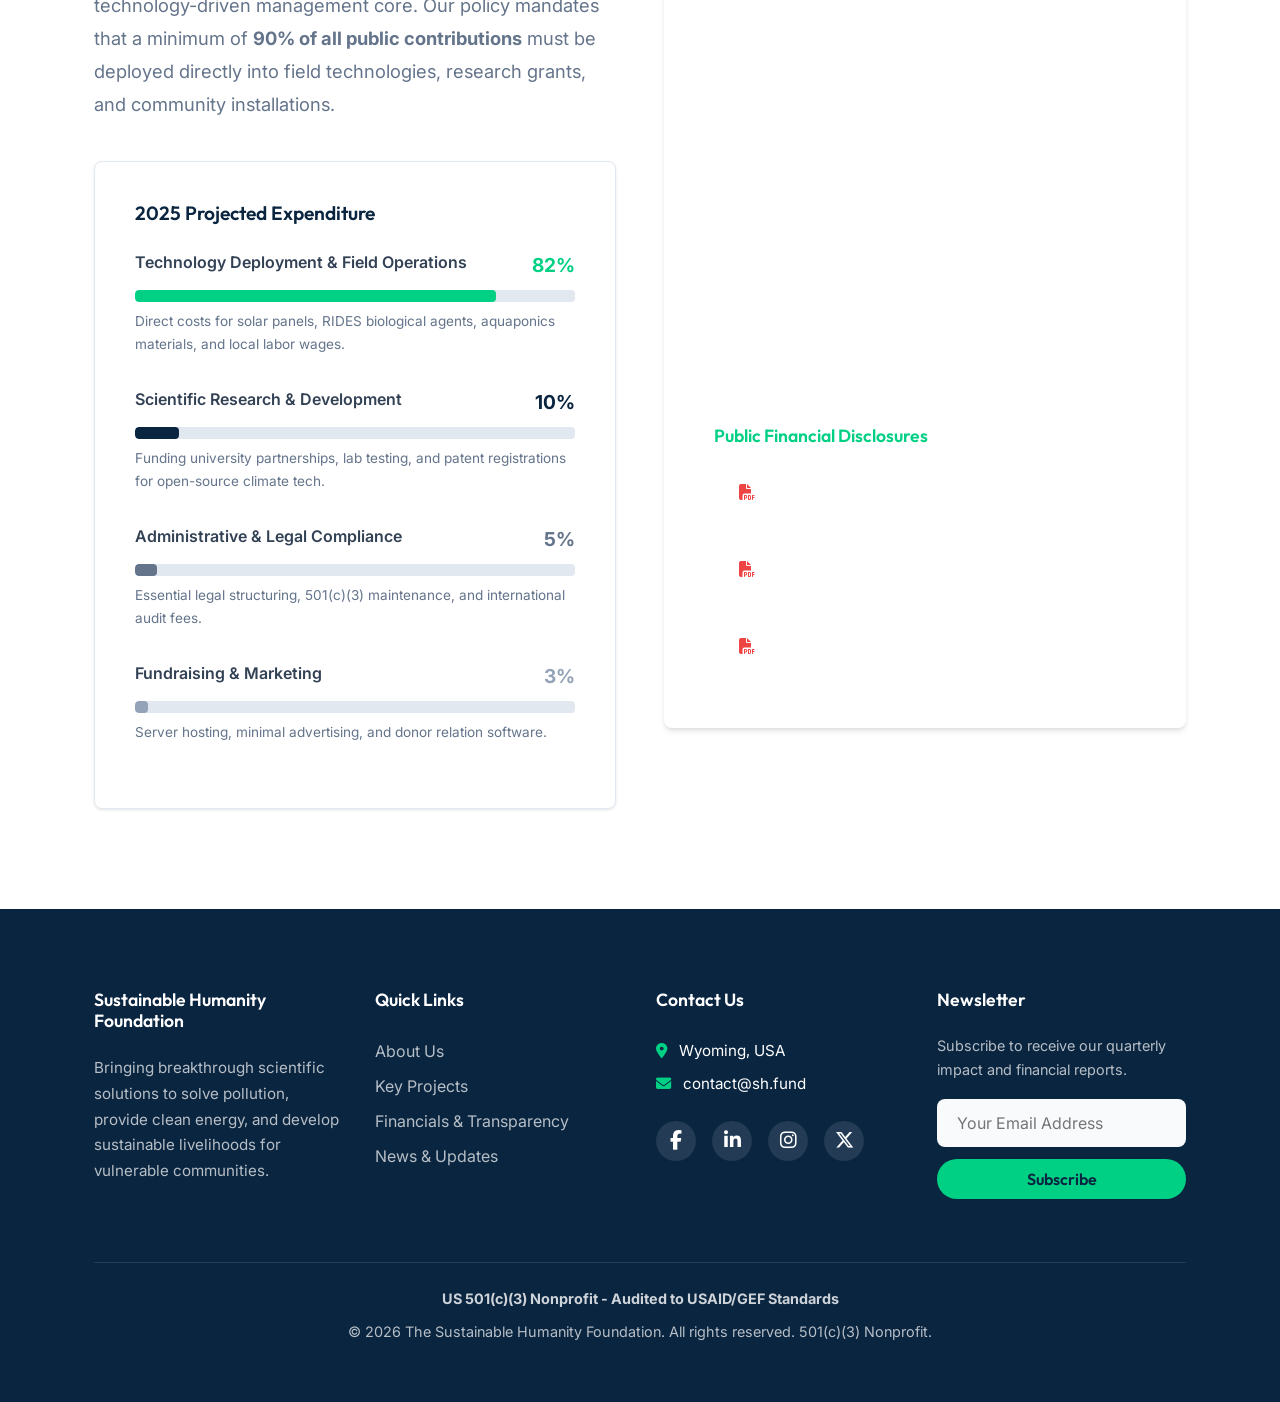
<file: financials.html>
<!DOCTYPE html>
<html lang="en">
<head>
    <meta charset="UTF-8">
    <meta name="viewport" content="width=device-width, initial-scale=1.0">
    <title>Financials - Sustainable Humanity Foundation</title>
    
    <!-- Primary Meta Tags -->
    <meta name="title" content="Financials - Sustainable Humanity Foundation">
    <meta name="description" content="The Sustainable Humanity Foundation applies scientific and technological solutions to solve pollution, provide clean energy, and develop sustainable livelihoods.">
    <meta name="keywords" content="nonprofit, charity, climate change, solar energy, water purification, sustainable development, ESG, philanthropy">
    
    <!-- Open Graph / Facebook -->
    <meta property="og:type" content="website">
    <meta property="og:url" content="https://tuthien-eight.vercel.app/">
    <meta property="og:title" content="Financials - Sustainable Humanity Foundation">
    <meta property="og:description" content="Bringing breakthrough scientific solutions to vulnerable communities. 100% of public donations fund field operations.">
    <meta property="og:image" content="https://tuthien-eight.vercel.app/hero.jpg">
    
    <!-- Twitter -->
    <meta property="twitter:card" content="summary_large_image">
    <meta property="twitter:url" content="https://tuthien-eight.vercel.app/">
    <meta property="twitter:title" content="Financials - Sustainable Humanity Foundation">
    <meta property="twitter:description" content="Bringing breakthrough scientific solutions to vulnerable communities. 100% of public donations fund field operations.">
    <meta property="twitter:image" content="https://tuthien-eight.vercel.app/hero.jpg">
    
    <!-- Theme & Icons -->
    <meta name="theme-color" content="#0a2540">
    <link rel="icon" href="data:image/svg+xml,<svg xmlns=%22http://www.w3.org/2000/svg%22 viewBox=%220 0 100 100%22><text y=%22.9em%22 font-size=%2290%22>🌱</text></svg>">
    
    <!-- Preconnect -->
    <link rel="preconnect" href="https://cdnjs.cloudflare.com">
    <link rel="preconnect" href="https://images.unsplash.com">
    
    <link rel="stylesheet" href="https://cdnjs.cloudflare.com/ajax/libs/font-awesome/6.4.0/css/all.min.css">
    <link rel="stylesheet" href="styles.css?v=30">
</head>
<body>

    <!-- Header -->
    <header class="main-header">
        
        <div class="container header-container">
            <div class="logo-and-toggle" style="display: flex; justify-content: space-between; align-items: center;">
                <a href="index.html" class="logo">
                    <i class="fa-solid fa-leaf"></i>
                    <div class="logo-text">
                        <span class="logo-title">Sustainable Humanity</span>
                        <span class="logo-subtitle">Foundation</span>
                    </div>
                </a>
                <button class="mobile-menu-toggle" id="mobileMenuBtn" aria-label="Toggle Menu" style="display: none; background: none; border: none; font-size: 1.8rem; color: var(--color-primary); cursor: pointer;">
                    <i class="fa-solid fa-bars"></i>
                </button>
            </div>
            <nav class="main-nav" id="mainNav">
                <ul>
                    <li><a href="about.html">About SHF</a></li>
                    <li><a href="projects.html">Key Projects</a></li>
                    <li><a href="financials.html">Financials</a></li>
                    <li><a href="news.html">News</a></li>
                    <li><a href="join-us.html">Join Us</a></li>
                    <li><a href="contact.html">Contact</a></li>
                    <li class="mobile-donate-li" style="display: none;"><a href="donate.html" class="btn btn-primary btn-donate" style="padding: 10px 20px;">Donate Now</a></li>
                </ul>
            </nav>
            <div class="header-actions desktop-donate">
                <a href="donate.html" class="btn btn-primary btn-donate">Donate Now</a>
            </div>
        </div>
    </header>

    <div class="page-hero fade-in">
        <img src="financials_hero.jpg" alt="Financials" class="page-hero-img" loading="lazy">
        <div class="page-hero-content container">
            <span class="section-label" style="color: #fff; background: rgba(0,0,0,0.5); padding: 6px 16px; border-radius: 20px; letter-spacing: 2px;">Financial Transparency</span>
            <h1 style="font-size: 4rem;">Radical Accountability</h1>
            <p style="font-size: 1.25rem; max-width: 700px; margin: 0 auto;">Discover how we engineer our financial structures to minimize overhead and maximize direct impact on the ground.</p>
        </div>
    </div>
    <section class="section">
        <div class="container fade-in">
            <div class="grid-2" style="align-items: start;">
                <div>
                    <span class="section-label">Fund Allocation Strategy</span>
                    <h2 style="font-size: 2.5rem; margin-bottom: 30px;">Where Every Dollar Goes</h2>
                    <p style="color: var(--color-text-light); font-size: 1.15rem; line-height: 1.8; margin-bottom: 40px;">Unlike many traditional organizations that suffer from bloated administrative costs, SHF operates with a lean, technology-driven management core. Our policy mandates that a minimum of <strong>90% of all public contributions</strong> must be deployed directly into field technologies, research grants, and community installations.</p>
                    
                    <div style="background: #fff; padding: 40px; border-radius: var(--radius); border: 1px solid var(--color-border); box-shadow: var(--shadow-sm);">
                        <h4 style="margin-bottom: 24px; font-size: 1.2rem;">2025 Projected Expenditure</h4>
                        
                        <div class="progress-container" style="margin-bottom: 30px;">
                            <div class="progress-label">
                                <span style="font-weight: 600;">Technology Deployment & Field Operations</span> 
                                <span style="color: var(--color-secondary); font-weight: 700; font-size: 1.2rem;">82%</span>
                            </div>
                            <div class="progress-bar" style="height: 12px;"><div class="progress-fill" style="width: 82%;"></div></div>
                            <p style="font-size: 0.85rem; color: var(--color-text-light); margin-top: 8px;">Direct costs for solar panels, RIDES biological agents, aquaponics materials, and local labor wages.</p>
                        </div>

                        <div class="progress-container" style="margin-bottom: 30px;">
                            <div class="progress-label">
                                <span style="font-weight: 600;">Scientific Research & Development</span> 
                                <span style="color: var(--color-primary); font-weight: 700; font-size: 1.2rem;">10%</span>
                            </div>
                            <div class="progress-bar" style="height: 12px;"><div class="progress-fill" style="width: 10%; background: var(--color-primary);"></div></div>
                            <p style="font-size: 0.85rem; color: var(--color-text-light); margin-top: 8px;">Funding university partnerships, lab testing, and patent registrations for open-source climate tech.</p>
                        </div>
                        
                        <div class="progress-container" style="margin-bottom: 30px;">
                            <div class="progress-label">
                                <span style="font-weight: 600;">Administrative & Legal Compliance</span> 
                                <span style="color: #64748B; font-weight: 700; font-size: 1.2rem;">5%</span>
                            </div>
                            <div class="progress-bar" style="height: 12px;"><div class="progress-fill" style="width: 5%; background: #64748B;"></div></div>
                            <p style="font-size: 0.85rem; color: var(--color-text-light); margin-top: 8px;">Essential legal structuring, 501(c)(3) maintenance, and international audit fees.</p>
                        </div>
                        
                        <div class="progress-container">
                            <div class="progress-label">
                                <span style="font-weight: 600;">Fundraising & Marketing</span> 
                                <span style="color: #94A3B8; font-weight: 700; font-size: 1.2rem;">3%</span>
                            </div>
                            <div class="progress-bar" style="height: 12px;"><div class="progress-fill" style="width: 3%; background: #94A3B8;"></div></div>
                            <p style="font-size: 0.85rem; color: var(--color-text-light); margin-top: 8px;">Server hosting, minimal advertising, and donor relation software.</p>
                        </div>
                    </div>
                </div>
                
                <div>
                    <div class="card bg-navy" style="padding: 50px; border: none;">
                        <div style="display: flex; gap: 24px; margin-bottom: 40px; justify-content: flex-start; align-items: center;">
                            <div style="background: white; padding: 12px; border-radius: 8px; font-weight: 700; font-family: var(--font-heading); color: var(--color-primary);"><i class="fa-solid fa-hand-holding-hand"></i> USAID</div>
                            <div style="background: white; padding: 12px; border-radius: 8px; font-weight: 700; font-family: var(--font-heading); color: var(--color-primary);"><i class="fa-solid fa-leaf"></i> GEF</div>
                        </div>
                        <h3 style="font-size: 2rem; margin-bottom: 20px;">Strict Auditing Standards</h3>
                        <p style="color: rgba(255,255,255,0.8); margin-bottom: 24px; font-size: 1.1rem; line-height: 1.7;">SHF is in the process of finalizing its 501(c)(3) nonprofit registration in the United States. To prepare for global institutional grants, our accounting practices are already modeled after the rigorous compliance frameworks demanded by USAID and the Global Environment Facility (GEF).</p>
                        <p style="color: rgba(255,255,255,0.8); margin-bottom: 40px; font-size: 1.1rem; line-height: 1.7;">Our financial records are subjected to quarterly internal reviews and annual external audits by top-tier independent accounting firms. Additionally, all crypto-asset donations are traceable on the blockchain, providing unprecedented real-time transparency into our operational treasury.</p>
                        
                        <h4 style="color: var(--color-secondary); margin-bottom: 16px; font-size: 1.1rem;">Public Financial Disclosures</h4>
                        <ul style="list-style: none; padding: 0;">
                            <li style="margin-bottom: 16px;">
                                <a href="#" style="display: flex; align-items: center; justify-content: space-between; background: rgba(255,255,255,0.1); padding: 16px 24px; border-radius: 8px; color: white; border: 1px solid rgba(255,255,255,0.2); transition: background 0.3s;">
                                    <span><i class="fa-solid fa-file-pdf" style="color: #ef4444; margin-right: 12px;"></i> 2024 Audited Financial Statement (Draft)</span>
                                    <i class="fa-solid fa-download"></i>
                                </a>
                            </li>
                            <li style="margin-bottom: 16px;">
                                <a href="#" style="display: flex; align-items: center; justify-content: space-between; background: rgba(255,255,255,0.1); padding: 16px 24px; border-radius: 8px; color: white; border: 1px solid rgba(255,255,255,0.2); transition: background 0.3s;">
                                    <span><i class="fa-solid fa-file-pdf" style="color: #ef4444; margin-right: 12px;"></i> IRS Form 990 (Filing Status)</span>
                                    <i class="fa-solid fa-download"></i>
                                </a>
                            </li>
                            <li>
                                <a href="#" style="display: flex; align-items: center; justify-content: space-between; background: rgba(255,255,255,0.1); padding: 16px 24px; border-radius: 8px; color: white; border: 1px solid rgba(255,255,255,0.2); transition: background 0.3s;">
                                    <span><i class="fa-solid fa-file-pdf" style="color: #ef4444; margin-right: 12px;"></i> Procurement & Anti-Corruption Policy</span>
                                    <i class="fa-solid fa-download"></i>
                                </a>
                            </li>
                        </ul>
                    </div>
                </div>
            </div>
        </div>
    </section>

    <!-- Footer -->
    <footer class="main-footer">
        <div class="container">
            <div class="grid-4">
                <div>
                    <h4>Sustainable Humanity Foundation</h4>
                    <p style="font-size: 0.95rem; margin-top: 16px;">Bringing breakthrough scientific solutions to solve pollution, provide clean energy, and develop sustainable livelihoods for vulnerable communities.</p>
                </div>
                <div>
                    <h4>Quick Links</h4>
                    <ul style="list-style:none; line-height: 2.2;">
                        <li><a href="about.html">About Us</a></li>
                        <li><a href="projects.html">Key Projects</a></li>
                        <li><a href="financials.html">Financials & Transparency</a></li>
                        <li><a href="news.html">News & Updates</a></li>
                    </ul>
                </div>
                <div>
                    <h4>Contact Us</h4>
                    <ul style="list-style:none; line-height: 2.2; font-size: 0.95rem;">
                        <li><i class="fa-solid fa-location-dot" style="margin-right:8px; color:var(--color-secondary)"></i> Wyoming, USA</li>
                        <li><i class="fa-solid fa-envelope" style="margin-right:8px; color:var(--color-secondary)"></i> contact@sh.fund</li>
                    </ul>
                    <div class="social-icons">
                        <a href="#"><i class="fa-brands fa-facebook-f"></i></a>
                        <a href="#"><i class="fa-brands fa-linkedin-in"></i></a>
                        <a href="#"><i class="fa-brands fa-instagram"></i></a>
                        <a href="#"><i class="fa-brands fa-x-twitter"></i></a>
                    </div>
                </div>
                <div>
                    <h4>Newsletter</h4>
                    <p style="font-size: 0.9rem; margin-bottom: 16px;">Subscribe to receive our quarterly impact and financial reports.</p>
                    <form action="https://formsubmit.co/contact@sh.fund" method="POST">
                        <input type="email" name="email" class="form-control" placeholder="Your Email Address" style="margin-bottom: 12px; border:none;" required>
                        <button type="submit" class="btn btn-primary" style="width: 100%;">Subscribe</button>
                    </form>
                </div>
            </div>
            <div class="footer-bottom">
                <p style="margin-bottom: 8px; color: rgba(255,255,255,0.8);"><strong>US 501(c)(3) Nonprofit - Audited to USAID/GEF Standards</strong></p>
                <p>&copy; 2026 The Sustainable Humanity Foundation. All rights reserved. 501(c)(3) Nonprofit.</p>
            </div>
        </div>
    </footer>

    <!-- Scripts -->
    <script src="script.js?v=30"></script>
</body>
</html>
</file>
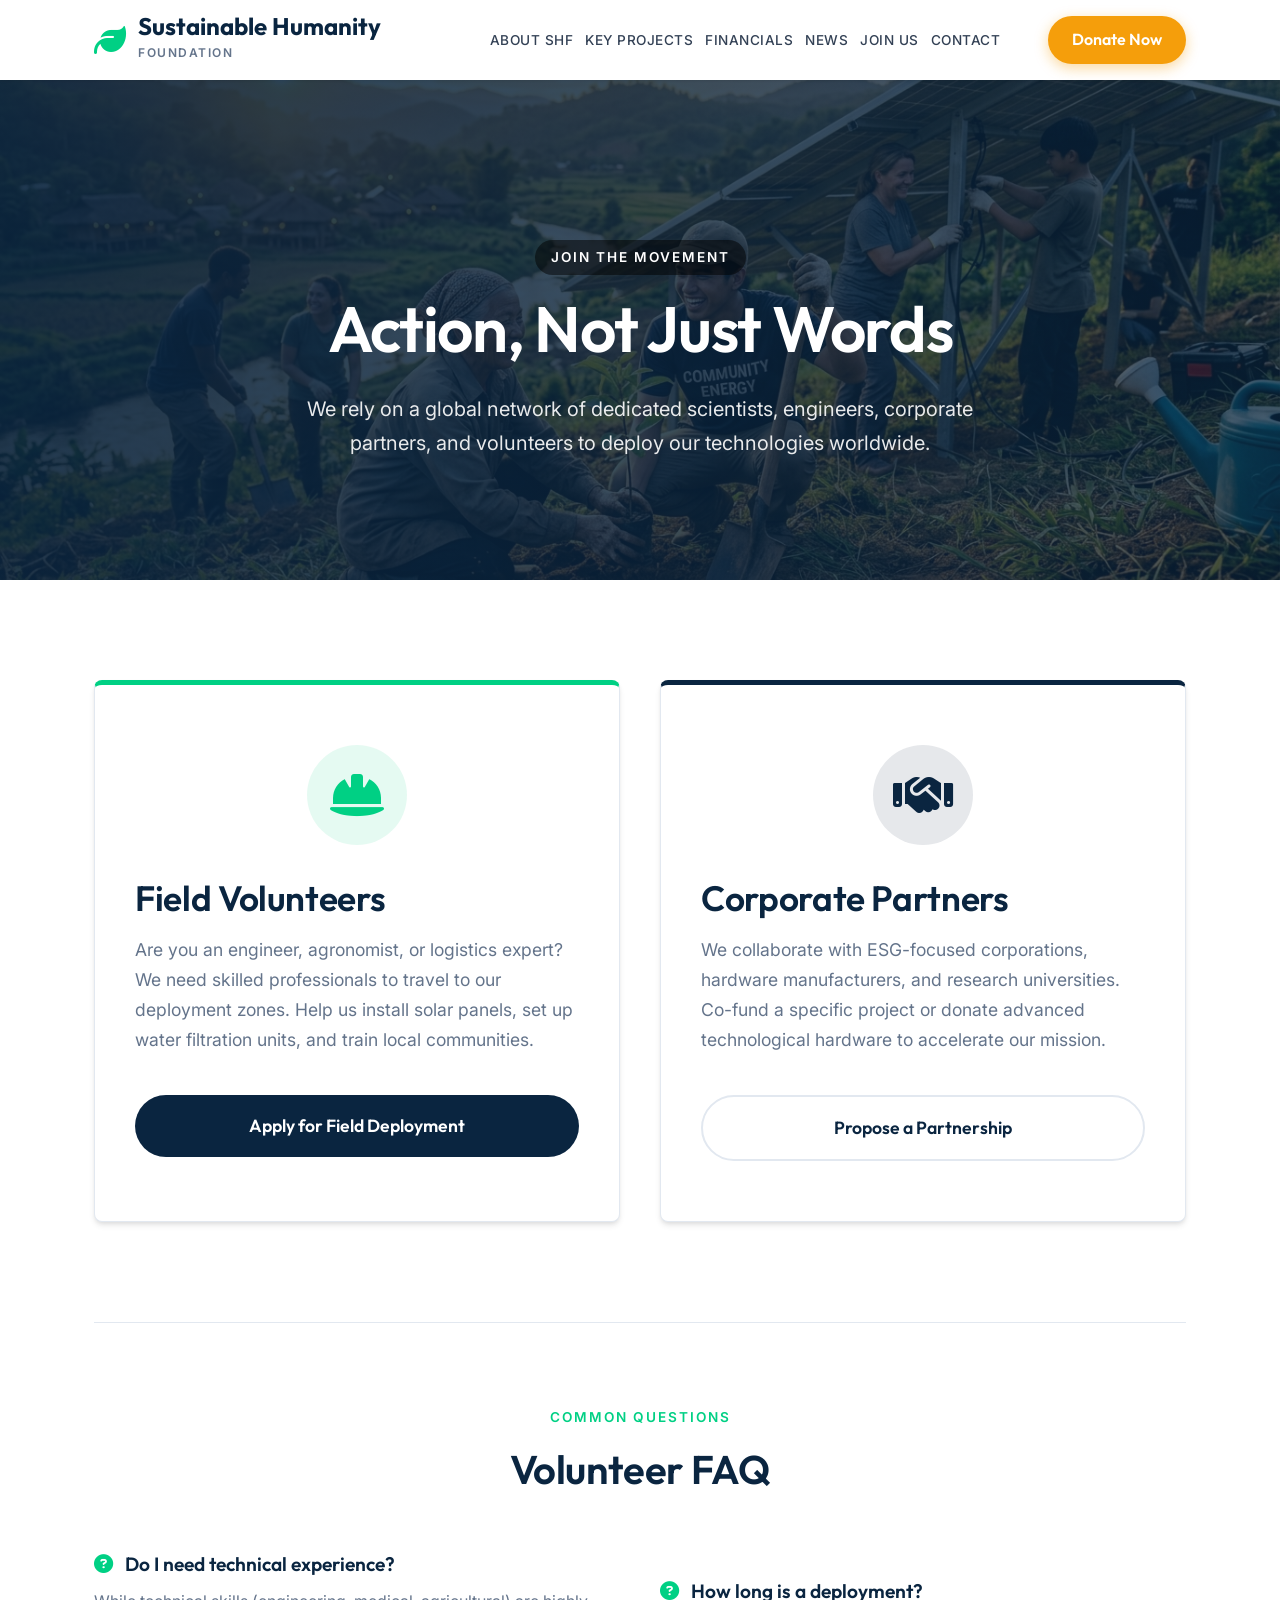
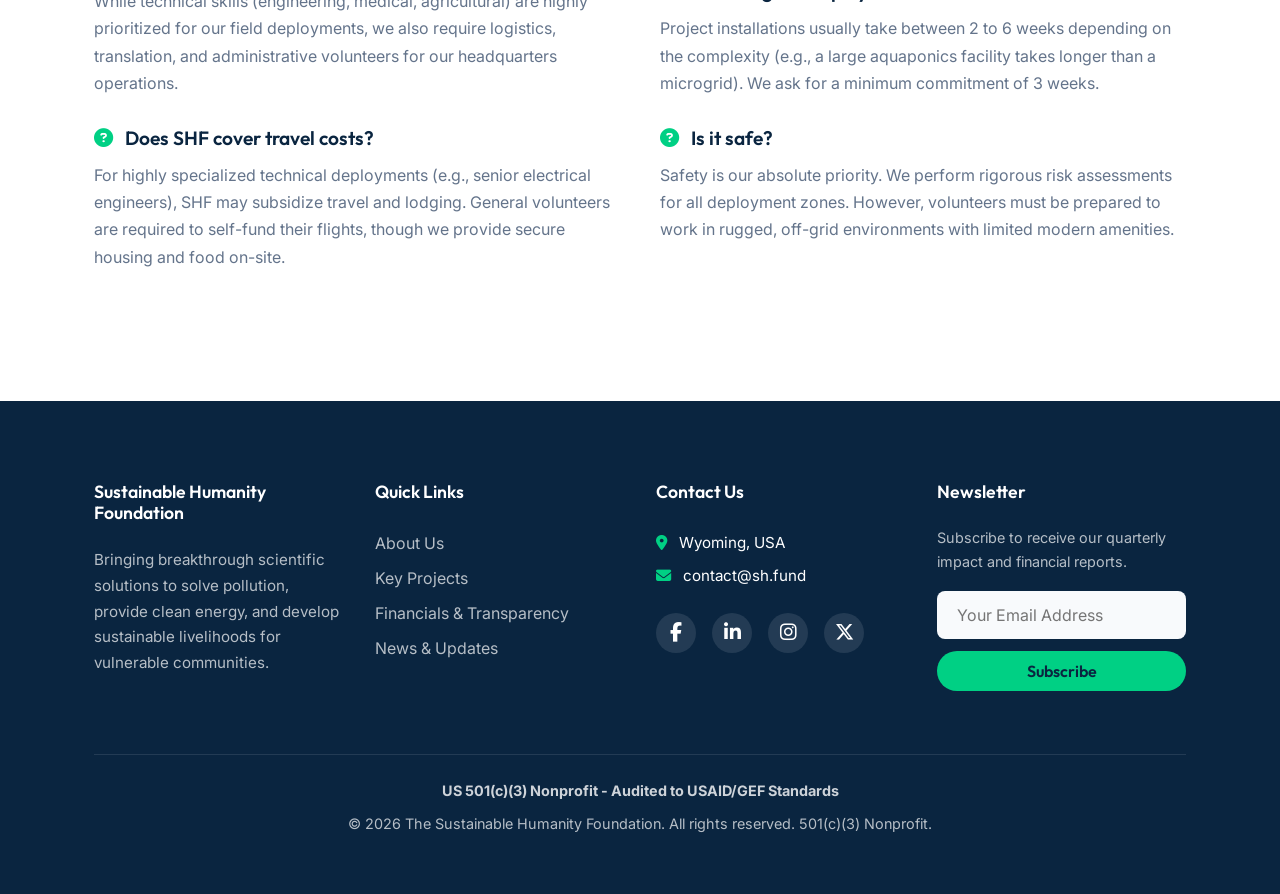
<file: join-us.html>
<!DOCTYPE html>
<html lang="en">
<head>
    <meta charset="UTF-8">
    <meta name="viewport" content="width=device-width, initial-scale=1.0">
    <title>Join Us - Sustainable Humanity Foundation</title>
    
    <!-- Primary Meta Tags -->
    <meta name="title" content="Join Us - Sustainable Humanity Foundation">
    <meta name="description" content="The Sustainable Humanity Foundation applies scientific and technological solutions to solve pollution, provide clean energy, and develop sustainable livelihoods.">
    <meta name="keywords" content="nonprofit, charity, climate change, solar energy, water purification, sustainable development, ESG, philanthropy">
    
    <!-- Open Graph / Facebook -->
    <meta property="og:type" content="website">
    <meta property="og:url" content="https://tuthien-eight.vercel.app/">
    <meta property="og:title" content="Join Us - Sustainable Humanity Foundation">
    <meta property="og:description" content="Bringing breakthrough scientific solutions to vulnerable communities. 100% of public donations fund field operations.">
    <meta property="og:image" content="https://tuthien-eight.vercel.app/hero.jpg">
    
    <!-- Twitter -->
    <meta property="twitter:card" content="summary_large_image">
    <meta property="twitter:url" content="https://tuthien-eight.vercel.app/">
    <meta property="twitter:title" content="Join Us - Sustainable Humanity Foundation">
    <meta property="twitter:description" content="Bringing breakthrough scientific solutions to vulnerable communities. 100% of public donations fund field operations.">
    <meta property="twitter:image" content="https://tuthien-eight.vercel.app/hero.jpg">
    
    <!-- Theme & Icons -->
    <meta name="theme-color" content="#0a2540">
    <link rel="icon" href="data:image/svg+xml,<svg xmlns=%22http://www.w3.org/2000/svg%22 viewBox=%220 0 100 100%22><text y=%22.9em%22 font-size=%2290%22>🌱</text></svg>">
    
    <!-- Preconnect -->
    <link rel="preconnect" href="https://cdnjs.cloudflare.com">
    <link rel="preconnect" href="https://images.unsplash.com">
    
    <link rel="stylesheet" href="https://cdnjs.cloudflare.com/ajax/libs/font-awesome/6.4.0/css/all.min.css">
    <link rel="stylesheet" href="styles.css?v=25">
</head>
<body>

    <!-- Header -->
    <header class="main-header">
        
        <div class="container header-container">
            <div class="logo-and-toggle" style="display: flex; justify-content: space-between; align-items: center;">
                <a href="index.html" class="logo">
                    <i class="fa-solid fa-leaf"></i>
                    <div class="logo-text">
                        <span class="logo-title">Sustainable Humanity</span>
                        <span class="logo-subtitle">Foundation</span>
                    </div>
                </a>
                <button class="mobile-menu-toggle" id="mobileMenuBtn" aria-label="Toggle Menu" style="display: none; background: none; border: none; font-size: 1.8rem; color: var(--color-primary); cursor: pointer;">
                    <i class="fa-solid fa-bars"></i>
                </button>
            </div>
            <nav class="main-nav" id="mainNav">
                <ul>
                    <li><a href="about.html">About SHF</a></li>
                    <li><a href="projects.html">Key Projects</a></li>
                    <li><a href="financials.html">Financials</a></li>
                    <li><a href="news.html">News</a></li>
                    <li><a href="join-us.html">Join Us</a></li>
                    <li><a href="contact.html">Contact</a></li>
                    <li class="mobile-donate-li" style="display: none;"><a href="donate.html" class="btn btn-primary btn-donate" style="padding: 10px 20px;">Donate Now</a></li>
                </ul>
            </nav>
            <div class="header-actions desktop-donate">
                <a href="donate.html" class="btn btn-primary btn-donate">Donate Now</a>
            </div>
        </div>
    </header>

    <section class="page-hero fade-in" style="background-image: url('join_us_hero.jpg'); padding: 160px 0 120px;">
        <div class="container">
            <span class="section-label" style="color: #fff; background: rgba(0,0,0,0.5); padding: 6px 16px; border-radius: 20px; letter-spacing: 2px;">Join The Movement</span>
            <h1 style="font-size: 4rem;">Action, Not Just Words</h1>
            <p style="font-size: 1.25rem; max-width: 700px; margin: 0 auto;">We rely on a global network of dedicated scientists, engineers, corporate partners, and volunteers to deploy our technologies worldwide.</p>
        </div>
    </section>

    <section class="section">
        <div class="container fade-in">
            <div class="grid-2" style="gap: 40px;">
                <div class="card text-center" style="padding: 60px 40px; border-top: 5px solid var(--color-secondary);">
                    <div style="width: 100px; height: 100px; background: rgba(0, 208, 132, 0.1); border-radius: 50%; display: flex; align-items: center; justify-content: center; margin: 0 auto 32px; font-size: 3rem; color: var(--color-secondary);"><i class="fa-solid fa-hard-hat"></i></div>
                    <h2 style="font-size: 2.2rem; margin-bottom: 16px;">Field Volunteers</h2>
                    <p style="color: var(--color-text-light); font-size: 1.1rem; line-height: 1.7; margin-bottom: 40px; min-height: 120px;">Are you an engineer, agronomist, or logistics expert? We need skilled professionals to travel to our deployment zones. Help us install solar panels, set up water filtration units, and train local communities.</p>
                    <a href="apply.html" class="btn btn-navy" style="font-size: 1.1rem; padding: 16px 40px;">Apply for Field Deployment</a>
                </div>
                <div class="card text-center" style="padding: 60px 40px; border-top: 5px solid var(--color-primary);">
                    <div style="width: 100px; height: 100px; background: rgba(10, 37, 64, 0.1); border-radius: 50%; display: flex; align-items: center; justify-content: center; margin: 0 auto 32px; font-size: 3rem; color: var(--color-primary);"><i class="fa-solid fa-handshake"></i></div>
                    <h2 style="font-size: 2.2rem; margin-bottom: 16px;">Corporate Partners</h2>
                    <p style="color: var(--color-text-light); font-size: 1.1rem; line-height: 1.7; margin-bottom: 40px; min-height: 120px;">We collaborate with ESG-focused corporations, hardware manufacturers, and research universities. Co-fund a specific project or donate advanced technological hardware to accelerate our mission.</p>
                    <a href="propose.html" class="btn btn-outline" style="font-size: 1.1rem; padding: 16px 40px;">Propose a Partnership</a>
                </div>
            </div>
            
            <div style="margin-top: 100px; padding-top: 80px; border-top: 1px solid var(--color-border);">
                <div style="text-align: center; margin-bottom: 60px;">
                    <span class="section-label">Common Questions</span>
                    <h2 style="font-size: 2.5rem;">Volunteer FAQ</h2>
                </div>
                
                <div class="grid-2" style="gap: 40px;">
                    <div>
                        <h4 style="font-size: 1.2rem; margin-bottom: 12px; color: var(--color-primary);"><i class="fa-solid fa-circle-question" style="color: var(--color-secondary); margin-right: 8px;"></i> Do I need technical experience?</h4>
                        <p style="color: var(--color-text-light); line-height: 1.7; margin-bottom: 30px;">While technical skills (engineering, medical, agricultural) are highly prioritized for our field deployments, we also require logistics, translation, and administrative volunteers for our headquarters operations.</p>

                        <h4 style="font-size: 1.2rem; margin-bottom: 12px; color: var(--color-primary);"><i class="fa-solid fa-circle-question" style="color: var(--color-secondary); margin-right: 8px;"></i> Does SHF cover travel costs?</h4>
                        <p style="color: var(--color-text-light); line-height: 1.7; margin-bottom: 30px;">For highly specialized technical deployments (e.g., senior electrical engineers), SHF may subsidize travel and lodging. General volunteers are required to self-fund their flights, though we provide secure housing and food on-site.</p>
                    </div>
                    <div>
                        <h4 style="font-size: 1.2rem; margin-bottom: 12px; color: var(--color-primary);"><i class="fa-solid fa-circle-question" style="color: var(--color-secondary); margin-right: 8px;"></i> How long is a deployment?</h4>
                        <p style="color: var(--color-text-light); line-height: 1.7; margin-bottom: 30px;">Project installations usually take between 2 to 6 weeks depending on the complexity (e.g., a large aquaponics facility takes longer than a microgrid). We ask for a minimum commitment of 3 weeks.</p>
                        
                        <h4 style="font-size: 1.2rem; margin-bottom: 12px; color: var(--color-primary);"><i class="fa-solid fa-circle-question" style="color: var(--color-secondary); margin-right: 8px;"></i> Is it safe?</h4>
                        <p style="color: var(--color-text-light); line-height: 1.7; margin-bottom: 30px;">Safety is our absolute priority. We perform rigorous risk assessments for all deployment zones. However, volunteers must be prepared to work in rugged, off-grid environments with limited modern amenities.</p>
                    </div>
                </div>
            </div>
        </div>
    </section>

    <!-- Volunteer Modal -->
    <div id="volunteerModal" class="modal">
        <div class="modal-dialog">
            <div class="modal-content" style="max-width: 700px;">
                <button onclick="closeGenericModal('volunteerModal')" style="position: absolute; right: 24px; top: 24px; background: transparent; border: none; font-size: 1.5rem; cursor: pointer; color: var(--color-text-light);"><i class="fa-solid fa-xmark"></i></button>
                <h3 style="font-size: 2rem; margin-bottom: 10px;">Volunteer Application</h3>
                <p style="color: var(--color-text-light); margin-bottom: 30px;">Fill out your technical profile below. Our HR team will contact you if your skills match an upcoming project.</p>
                <form action="https://formsubmit.co/contact@sh.fund" method="POST">
                    <input type="hidden" name="_subject" value="New Volunteer Application">
                    <div class="grid-2" style="gap: 16px; margin-bottom: 16px;">
                        <input type="text" name="name" class="form-control" placeholder="Full Name" style="margin: 0;" required>
                        <input type="email" name="email" class="form-control" placeholder="Email Address" style="margin: 0;" required>
                    </div>
                    <div class="grid-2" style="gap: 16px; margin-bottom: 16px;">
                        <input type="text" name="profession" class="form-control" placeholder="Primary Profession / Degree" style="margin: 0;" required>
                        <input type="text" name="country" class="form-control" placeholder="Country of Residence" style="margin: 0;" required>
                    </div>
                    <textarea name="experience" class="form-control" rows="3" placeholder="Briefly describe your technical or field experience..." required></textarea>
                    <textarea name="motivation" class="form-control" rows="3" placeholder="Why do you want to join SHF deployments?" required></textarea>
                    <button type="submit" class="btn btn-navy" style="width: 100%; font-size: 1.1rem; padding: 14px;">Submit Application</button>
                </form>
            </div>
        </div>
    </div>

    <!-- Partner Modal -->
    <div id="partnerModal" class="modal">
        <div class="modal-dialog">
            <div class="modal-content" style="max-width: 700px;">
                <button onclick="closeGenericModal('partnerModal')" style="position: absolute; right: 24px; top: 24px; background: transparent; border: none; font-size: 1.5rem; cursor: pointer; color: var(--color-text-light);"><i class="fa-solid fa-xmark"></i></button>
                <h3 style="font-size: 2rem; margin-bottom: 10px;">Institutional Partnership</h3>
                <p style="color: var(--color-text-light); margin-bottom: 30px;">Submit a high-level proposal. Our Director of Operations will review it.</p>
                <form action="https://formsubmit.co/contact@sh.fund" method="POST">
                    <input type="hidden" name="_subject" value="New Partnership Proposal">
                    <div class="grid-2" style="gap: 16px; margin-bottom: 16px;">
                        <input type="text" name="org_name" class="form-control" placeholder="Organization / Company Name" style="margin: 0;" required>
                        <input type="text" name="org_website" class="form-control" placeholder="Organization Website" style="margin: 0;">
                    </div>
                    <div class="grid-2" style="gap: 16px; margin-bottom: 16px;">
                        <input type="text" name="contact_person" class="form-control" placeholder="Your Name & Title" style="margin: 0;" required>
                        <input type="email" name="email" class="form-control" placeholder="Corporate Email Address" style="margin: 0;" required>
                    </div>
                    <select name="partnership_type" class="form-control" required style="cursor: pointer;">
                        <option value="" disabled selected>Select Partnership Type...</option>
                        <option value="Financial Grant">Financial Grant / ESG Funding</option>
                        <option value="Hardware Donation">Technology / Hardware Donation</option>
                        <option value="Research Collaboration">Academic / Research Collaboration</option>
                    </select>
                    <textarea name="message" class="form-control" rows="5" placeholder="Please outline the goals of the proposed partnership..." required></textarea>
                    <button type="submit" class="btn btn-navy" style="width: 100%; font-size: 1.1rem; padding: 14px;">Submit Proposal</button>
                </form>
            </div>
        </div>
    </div>

    <footer class="main-footer">
        <div class="container">
            <div class="grid-4">
                <div>
                    <h4>Sustainable Humanity Foundation</h4>
                    <p style="font-size: 0.95rem; margin-top: 16px;">Bringing breakthrough scientific solutions to solve pollution, provide clean energy, and develop sustainable livelihoods for vulnerable communities.</p>
                </div>
                <div>
                    <h4>Quick Links</h4>
                    <ul style="list-style:none; line-height: 2.2;">
                        <li><a href="about.html">About Us</a></li>
                        <li><a href="projects.html">Key Projects</a></li>
                        <li><a href="financials.html">Financials & Transparency</a></li>
                        <li><a href="news.html">News & Updates</a></li>
                    </ul>
                </div>
                <div>
                    <h4>Contact Us</h4>
                    <ul style="list-style:none; line-height: 2.2; font-size: 0.95rem;">
                        <li><i class="fa-solid fa-location-dot" style="margin-right:8px; color:var(--color-secondary)"></i> Wyoming, USA</li>
                        <li><i class="fa-solid fa-envelope" style="margin-right:8px; color:var(--color-secondary)"></i> contact@sh.fund</li>
                    </ul>
                    <div class="social-icons">
                        <a href="#"><i class="fa-brands fa-facebook-f"></i></a>
                        <a href="#"><i class="fa-brands fa-linkedin-in"></i></a>
                        <a href="#"><i class="fa-brands fa-instagram"></i></a>
                        <a href="#"><i class="fa-brands fa-x-twitter"></i></a>
                    </div>
                </div>
                <div>
                    <h4>Newsletter</h4>
                    <p style="font-size: 0.9rem; margin-bottom: 16px;">Subscribe to receive our quarterly impact and financial reports.</p>
                    <form action="https://formsubmit.co/contact@sh.fund" method="POST">
                        <input type="email" name="email" class="form-control" placeholder="Your Email Address" style="margin-bottom: 12px; border:none;" required>
                        <button type="submit" class="btn btn-primary" style="width: 100%;">Subscribe</button>
                    </form>
                </div>
            </div>
            <div class="footer-bottom">
                <p style="margin-bottom: 8px; color: rgba(255,255,255,0.8);"><strong>US 501(c)(3) Nonprofit - Audited to USAID/GEF Standards</strong></p>
                <p>&copy; 2026 The Sustainable Humanity Foundation. All rights reserved. 501(c)(3) Nonprofit.</p>
            </div>
        </div>
    </footer>

    <!-- Scripts -->
    <script src="script.js?v=30"></script>
</body>
</html>
</file>
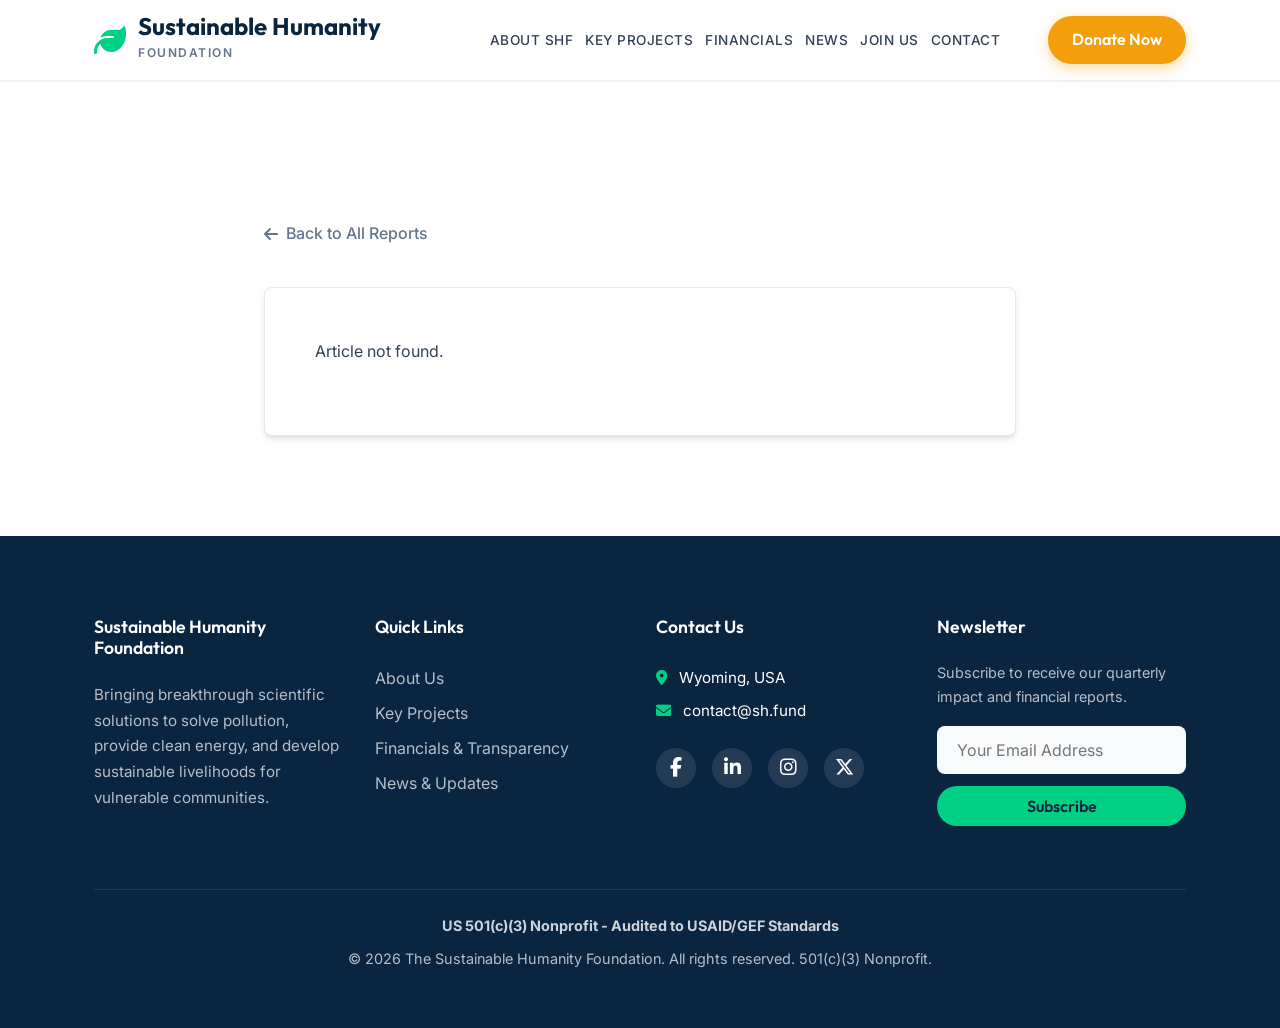
<file: news-detail.html>
<!DOCTYPE html>
<html lang="en">
<head>
    <meta charset="UTF-8">
    <meta name="viewport" content="width=device-width, initial-scale=1.0">
    <title>Article - Sustainable Humanity Foundation</title>
    
    <!-- Primary Meta Tags -->
    <meta name="title" content="Article - Sustainable Humanity Foundation">
    <meta name="description" content="The Sustainable Humanity Foundation applies scientific and technological solutions to solve pollution, provide clean energy, and develop sustainable livelihoods.">
    <meta name="keywords" content="nonprofit, charity, climate change, solar energy, water purification, sustainable development, ESG, philanthropy">
    
    <!-- Open Graph / Facebook -->
    <meta property="og:type" content="website">
    <meta property="og:url" content="https://tuthien-eight.vercel.app/">
    <meta property="og:title" content="Article - Sustainable Humanity Foundation">
    <meta property="og:description" content="Bringing breakthrough scientific solutions to vulnerable communities. 100% of public donations fund field operations.">
    <meta property="og:image" content="https://tuthien-eight.vercel.app/hero.jpg">
    
    <!-- Twitter -->
    <meta property="twitter:card" content="summary_large_image">
    <meta property="twitter:url" content="https://tuthien-eight.vercel.app/">
    <meta property="twitter:title" content="Article - Sustainable Humanity Foundation">
    <meta property="twitter:description" content="Bringing breakthrough scientific solutions to vulnerable communities. 100% of public donations fund field operations.">
    <meta property="twitter:image" content="https://tuthien-eight.vercel.app/hero.jpg">
    
    <!-- Theme & Icons -->
    <meta name="theme-color" content="#0a2540">
    <link rel="icon" href="data:image/svg+xml,<svg xmlns=%22http://www.w3.org/2000/svg%22 viewBox=%220 0 100 100%22><text y=%22.9em%22 font-size=%2290%22>🌱</text></svg>">
    
    <!-- Preconnect -->
    <link rel="preconnect" href="https://cdnjs.cloudflare.com">
    <link rel="preconnect" href="https://images.unsplash.com">
    
    <link rel="stylesheet" href="https://cdnjs.cloudflare.com/ajax/libs/font-awesome/6.4.0/css/all.min.css">
    <link rel="stylesheet" href="styles.css?v=25">
</head>
<body>

    <!-- Header -->
    <header class="main-header">
        
        <div class="container header-container">
            <div class="logo-and-toggle" style="display: flex; justify-content: space-between; align-items: center;">
                <a href="index.html" class="logo">
                    <i class="fa-solid fa-leaf"></i>
                    <div class="logo-text">
                        <span class="logo-title">Sustainable Humanity</span>
                        <span class="logo-subtitle">Foundation</span>
                    </div>
                </a>
                <button class="mobile-menu-toggle" id="mobileMenuBtn" aria-label="Toggle Menu" style="display: none; background: none; border: none; font-size: 1.8rem; color: var(--color-primary); cursor: pointer;">
                    <i class="fa-solid fa-bars"></i>
                </button>
            </div>
            <nav class="main-nav" id="mainNav">
                <ul>
                    <li><a href="about.html">About SHF</a></li>
                    <li><a href="projects.html">Key Projects</a></li>
                    <li><a href="financials.html">Financials</a></li>
                    <li><a href="news.html">News</a></li>
                    <li><a href="join-us.html">Join Us</a></li>
                    <li><a href="contact.html">Contact</a></li>
                    <li class="mobile-donate-li" style="display: none;"><a href="donate.html" class="btn btn-primary btn-donate" style="padding: 10px 20px;">Donate Now</a></li>
                </ul>
            </nav>
            <div class="header-actions desktop-donate">
                <a href="donate.html" class="btn btn-primary btn-donate">Donate Now</a>
            </div>
        </div>
    </header>

    <section class="section">
        <div class="container fade-in" style="max-width: 800px; padding-top: 40px;">
            <a href="news.html" style="font-weight: 500; color: var(--color-text-light); text-decoration: none; display: inline-flex; align-items: center; gap: 8px; margin-bottom: 40px;"><i class="fa-solid fa-arrow-left"></i> Back to All Reports</a>
            
            <div id="news-detail-container" style="background: #fff; padding: 50px; border-radius: var(--radius); box-shadow: var(--shadow-md); border: 1px solid var(--color-border);">
                <!-- Filled by script.js?v=25 -->
                <p>Loading authoritative report...</p>
            </div>
        </div>
    </section>

    <footer class="main-footer">
        <div class="container">
            <div class="grid-4">
                <div>
                    <h4>Sustainable Humanity Foundation</h4>
                    <p style="font-size: 0.95rem; margin-top: 16px;">Bringing breakthrough scientific solutions to solve pollution, provide clean energy, and develop sustainable livelihoods for vulnerable communities.</p>
                </div>
                <div>
                    <h4>Quick Links</h4>
                    <ul style="list-style:none; line-height: 2.2;">
                        <li><a href="about.html">About Us</a></li>
                        <li><a href="projects.html">Key Projects</a></li>
                        <li><a href="financials.html">Financials & Transparency</a></li>
                        <li><a href="news.html">News & Updates</a></li>
                    </ul>
                </div>
                <div>
                    <h4>Contact Us</h4>
                    <ul style="list-style:none; line-height: 2.2; font-size: 0.95rem;">
                        <li><i class="fa-solid fa-location-dot" style="margin-right:8px; color:var(--color-secondary)"></i> Wyoming, USA</li>
                        <li><i class="fa-solid fa-envelope" style="margin-right:8px; color:var(--color-secondary)"></i> contact@sh.fund</li>
                    </ul>
                    <div class="social-icons">
                        <a href="#"><i class="fa-brands fa-facebook-f"></i></a>
                        <a href="#"><i class="fa-brands fa-linkedin-in"></i></a>
                        <a href="#"><i class="fa-brands fa-instagram"></i></a>
                        <a href="#"><i class="fa-brands fa-x-twitter"></i></a>
                    </div>
                </div>
                <div>
                    <h4>Newsletter</h4>
                    <p style="font-size: 0.9rem; margin-bottom: 16px;">Subscribe to receive our quarterly impact and financial reports.</p>
                    <form action="https://formsubmit.co/contact@sh.fund" method="POST">
                        <input type="email" name="email" class="form-control" placeholder="Your Email Address" style="margin-bottom: 12px; border:none;" required>
                        <button type="submit" class="btn btn-primary" style="width: 100%;">Subscribe</button>
                    </form>
                </div>
            </div>
            <div class="footer-bottom">
                <p style="margin-bottom: 8px; color: rgba(255,255,255,0.8);"><strong>US 501(c)(3) Nonprofit - Audited to USAID/GEF Standards</strong></p>
                <p>&copy; 2026 The Sustainable Humanity Foundation. All rights reserved. 501(c)(3) Nonprofit.</p>
            </div>
        </div>
    </footer>

    <!-- Scripts -->
    <script src="script.js?v=30"></script>
</body>
</html>
</file>
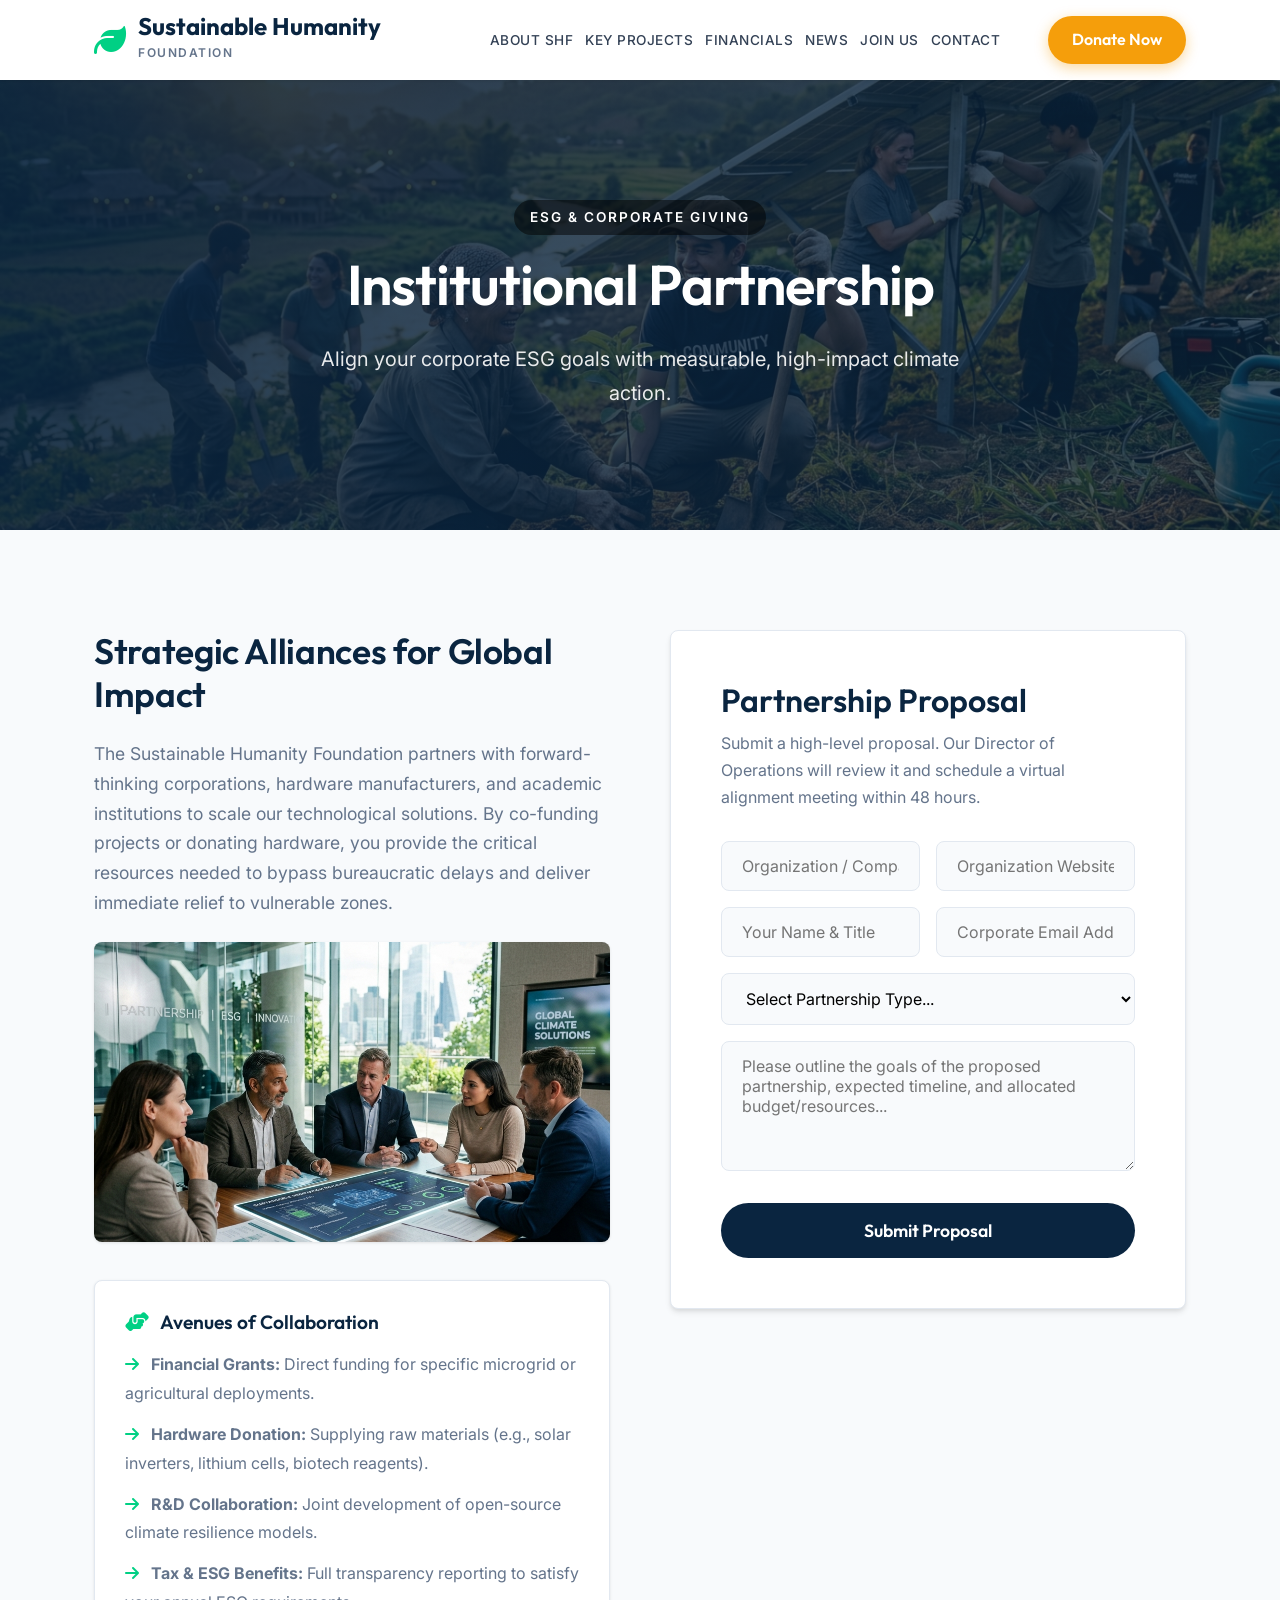
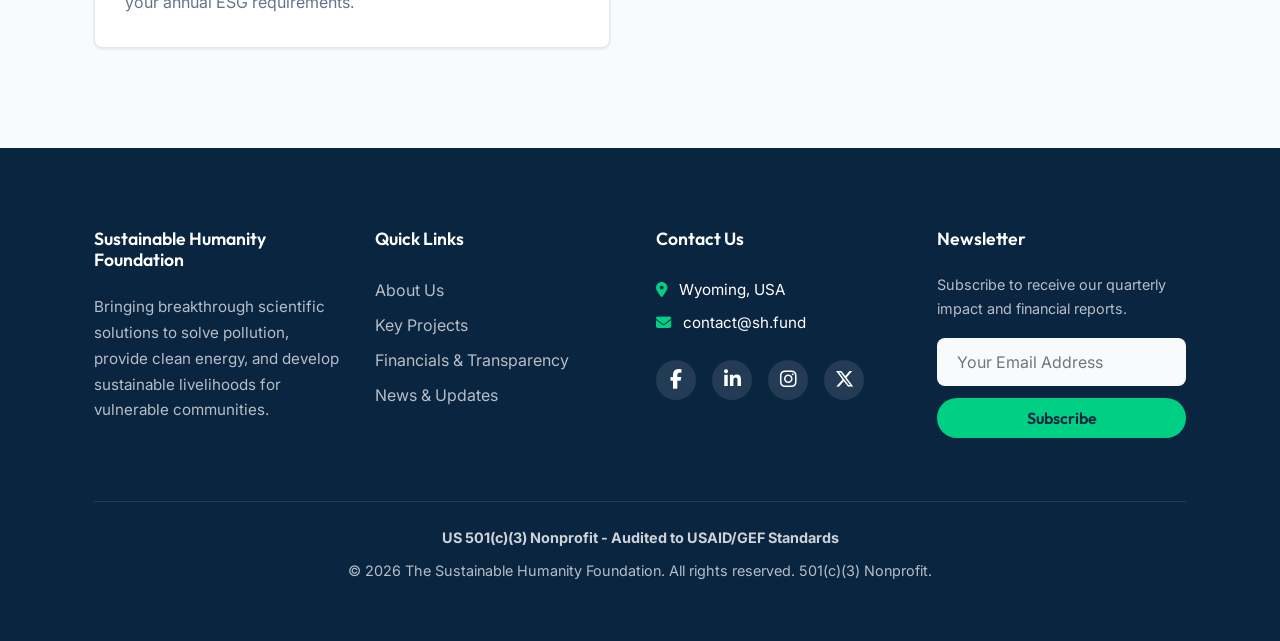
<file: propose.html>
<!DOCTYPE html>
<html lang="en">
<head>
    <meta charset="UTF-8">
    <meta name="viewport" content="width=device-width, initial-scale=1.0">
    <title>Propose Partnership - Sustainable Humanity Foundation</title>
    
    <!-- Primary Meta Tags -->
    <meta name="title" content="Propose Partnership - Sustainable Humanity Foundation">
    <meta name="description" content="The Sustainable Humanity Foundation applies scientific and technological solutions to solve pollution, provide clean energy, and develop sustainable livelihoods.">
    <meta name="keywords" content="nonprofit, charity, climate change, solar energy, water purification, sustainable development, ESG, philanthropy">
    
    <!-- Open Graph / Facebook -->
    <meta property="og:type" content="website">
    <meta property="og:url" content="https://tuthien-eight.vercel.app/">
    <meta property="og:title" content="Propose Partnership - Sustainable Humanity Foundation">
    <meta property="og:description" content="Bringing breakthrough scientific solutions to vulnerable communities. 100% of public donations fund field operations.">
    <meta property="og:image" content="https://tuthien-eight.vercel.app/hero.jpg">
    
    <!-- Twitter -->
    <meta property="twitter:card" content="summary_large_image">
    <meta property="twitter:url" content="https://tuthien-eight.vercel.app/">
    <meta property="twitter:title" content="Propose Partnership - Sustainable Humanity Foundation">
    <meta property="twitter:description" content="Bringing breakthrough scientific solutions to vulnerable communities. 100% of public donations fund field operations.">
    <meta property="twitter:image" content="https://tuthien-eight.vercel.app/hero.jpg">
    
    <!-- Theme & Icons -->
    <meta name="theme-color" content="#0a2540">
    <link rel="icon" href="data:image/svg+xml,<svg xmlns=%22http://www.w3.org/2000/svg%22 viewBox=%220 0 100 100%22><text y=%22.9em%22 font-size=%2290%22>🌱</text></svg>">
    
    <!-- Preconnect -->
    <link rel="preconnect" href="https://cdnjs.cloudflare.com">
    <link rel="preconnect" href="https://images.unsplash.com">
    
    <link rel="stylesheet" href="https://cdnjs.cloudflare.com/ajax/libs/font-awesome/6.4.0/css/all.min.css">
    <link rel="stylesheet" href="styles.css?v=25">
</head>
<body>

    <!-- Header -->
    <header class="main-header">
        
        <div class="container header-container">
            <div class="logo-and-toggle" style="display: flex; justify-content: space-between; align-items: center;">
                <a href="index.html" class="logo">
                    <i class="fa-solid fa-leaf"></i>
                    <div class="logo-text">
                        <span class="logo-title">Sustainable Humanity</span>
                        <span class="logo-subtitle">Foundation</span>
                    </div>
                </a>
                <button class="mobile-menu-toggle" id="mobileMenuBtn" aria-label="Toggle Menu" style="display: none; background: none; border: none; font-size: 1.8rem; color: var(--color-primary); cursor: pointer;">
                    <i class="fa-solid fa-bars"></i>
                </button>
            </div>
            <nav class="main-nav" id="mainNav">
                <ul>
                    <li><a href="about.html">About SHF</a></li>
                    <li><a href="projects.html">Key Projects</a></li>
                    <li><a href="financials.html">Financials</a></li>
                    <li><a href="news.html">News</a></li>
                    <li><a href="join-us.html">Join Us</a></li>
                    <li><a href="contact.html">Contact</a></li>
                    <li class="mobile-donate-li" style="display: none;"><a href="donate.html" class="btn btn-primary btn-donate" style="padding: 10px 20px;">Donate Now</a></li>
                </ul>
            </nav>
            <div class="header-actions desktop-donate">
                <a href="donate.html" class="btn btn-primary btn-donate">Donate Now</a>
            </div>
        </div>
    </header>

    <section class="page-hero fade-in" style="background-image: url('join_us_hero.jpg'); padding: 120px 0;">
        <div class="container">
            <span class="section-label" style="color: #fff; background: rgba(0,0,0,0.5); padding: 6px 16px; border-radius: 20px; letter-spacing: 2px;">ESG & Corporate Giving</span>
            <h1 style="font-size: 3.5rem;">Institutional Partnership</h1>
            <p style="font-size: 1.25rem;">Align your corporate ESG goals with measurable, high-impact climate action.</p>
        </div>
    </section>

    <section class="section bg-light">
        <div class="container fade-in">
            <div class="grid-2" style="gap: 60px; align-items: start;">
                <!-- Left Column: Explanation -->
                <div>
                    <h2 style="font-size: 2.2rem; margin-bottom: 24px;">Strategic Alliances for Global Impact</h2>
                    <p style="color: var(--color-text-light); font-size: 1.1rem; line-height: 1.7; margin-bottom: 24px;">
                        The Sustainable Humanity Foundation partners with forward-thinking corporations, hardware manufacturers, and academic institutions to scale our technological solutions. By co-funding projects or donating hardware, you provide the critical resources needed to bypass bureaucratic delays and deliver immediate relief to vulnerable zones.
                    </p>
                    
                    <img src="corporate_partnership.jpg" alt="Corporate Executives and Scientists discussing partnership" style="width: 100%; border-radius: var(--radius); box-shadow: var(--shadow-sm); margin-bottom: 30px; height: 300px; object-fit: cover;" loading="lazy">
                    
                    <div style="background: #fff; padding: 30px; border-radius: var(--radius); border: 1px solid var(--color-border); box-shadow: var(--shadow-sm);">
                        <h4 style="color: var(--color-primary); font-size: 1.2rem; margin-bottom: 16px;"><i class="fa-solid fa-handshake-angle" style="color: var(--color-secondary); margin-right: 8px;"></i> Avenues of Collaboration</h4>
                        <ul style="list-style: none; color: var(--color-text-light); line-height: 1.8;">
                            <li style="margin-bottom: 12px;"><i class="fa-solid fa-arrow-right" style="color: var(--color-secondary); margin-right: 8px;"></i> <strong>Financial Grants:</strong> Direct funding for specific microgrid or agricultural deployments.</li>
                            <li style="margin-bottom: 12px;"><i class="fa-solid fa-arrow-right" style="color: var(--color-secondary); margin-right: 8px;"></i> <strong>Hardware Donation:</strong> Supplying raw materials (e.g., solar inverters, lithium cells, biotech reagents).</li>
                            <li style="margin-bottom: 12px;"><i class="fa-solid fa-arrow-right" style="color: var(--color-secondary); margin-right: 8px;"></i> <strong>R&D Collaboration:</strong> Joint development of open-source climate resilience models.</li>
                            <li><i class="fa-solid fa-arrow-right" style="color: var(--color-secondary); margin-right: 8px;"></i> <strong>Tax & ESG Benefits:</strong> Full transparency reporting to satisfy your annual ESG requirements.</li>
                        </ul>
                    </div>
                </div>
                
                <!-- Right Column: The Form -->
                <div>
                    <div class="card" style="padding: 50px; position: sticky; top: 120px;">
                        <h3 style="font-size: 2rem; margin-bottom: 10px;">Partnership Proposal</h3>
                        <p style="color: var(--color-text-light); margin-bottom: 30px;">Submit a high-level proposal. Our Director of Operations will review it and schedule a virtual alignment meeting within 48 hours.</p>
                        
                        <form action="https://formsubmit.co/contact@sh.fund" method="POST">
                            <input type="hidden" name="_subject" value="New Partnership Proposal">
                            <div class="grid-2" style="gap: 16px; margin-bottom: 16px;">
                                <input type="text" name="org_name" class="form-control" placeholder="Organization / Company Name" style="margin: 0;" required>
                                <input type="text" name="org_website" class="form-control" placeholder="Organization Website" style="margin: 0;">
                            </div>
                            <div class="grid-2" style="gap: 16px; margin-bottom: 16px;">
                                <input type="text" name="contact_person" class="form-control" placeholder="Your Name & Title" style="margin: 0;" required>
                                <input type="email" name="email" class="form-control" placeholder="Corporate Email Address" style="margin: 0;" required>
                            </div>
                            <select name="partnership_type" class="form-control" required style="cursor: pointer; margin-bottom: 16px;">
                                <option value="" disabled selected>Select Partnership Type...</option>
                                <option value="Financial Grant">Financial Grant / ESG Funding</option>
                                <option value="Hardware Donation">Technology / Hardware Donation</option>
                                <option value="Research Collaboration">Academic / Research Collaboration</option>
                            </select>
                            <textarea name="message" class="form-control" rows="5" placeholder="Please outline the goals of the proposed partnership, expected timeline, and allocated budget/resources..." required style="margin-bottom: 24px;"></textarea>
                            <button type="submit" class="btn btn-navy" style="width: 100%; font-size: 1.1rem; padding: 16px;">Submit Proposal</button>
                        </form>
                    </div>
                </div>
            </div>
        </div>
    </section>

    <footer class="main-footer">
        <div class="container">
            <div class="grid-4">
                <div>
                    <h4>Sustainable Humanity Foundation</h4>
                    <p style="font-size: 0.95rem; margin-top: 16px;">Bringing breakthrough scientific solutions to solve pollution, provide clean energy, and develop sustainable livelihoods for vulnerable communities.</p>
                </div>
                <div>
                    <h4>Quick Links</h4>
                    <ul style="list-style:none; line-height: 2.2;">
                        <li><a href="about.html">About Us</a></li>
                        <li><a href="projects.html">Key Projects</a></li>
                        <li><a href="financials.html">Financials & Transparency</a></li>
                        <li><a href="news.html">News & Updates</a></li>
                    </ul>
                </div>
                <div>
                    <h4>Contact Us</h4>
                    <ul style="list-style:none; line-height: 2.2; font-size: 0.95rem;">
                        <li><i class="fa-solid fa-location-dot" style="margin-right:8px; color:var(--color-secondary)"></i> Wyoming, USA</li>
                        <li><i class="fa-solid fa-envelope" style="margin-right:8px; color:var(--color-secondary)"></i> contact@sh.fund</li>
                    </ul>
                    <div class="social-icons">
                        <a href="#"><i class="fa-brands fa-facebook-f"></i></a>
                        <a href="#"><i class="fa-brands fa-linkedin-in"></i></a>
                        <a href="#"><i class="fa-brands fa-instagram"></i></a>
                        <a href="#"><i class="fa-brands fa-x-twitter"></i></a>
                    </div>
                </div>
                <div>
                    <h4>Newsletter</h4>
                    <p style="font-size: 0.9rem; margin-bottom: 16px;">Subscribe to receive our quarterly impact and financial reports.</p>
                    <form action="https://formsubmit.co/contact@sh.fund" method="POST">
                        <input type="email" name="email" class="form-control" placeholder="Your Email Address" style="margin-bottom: 12px; border:none;" required>
                        <button type="submit" class="btn btn-primary" style="width: 100%;">Subscribe</button>
                    </form>
                </div>
            </div>
            <div class="footer-bottom">
                <p style="margin-bottom: 8px; color: rgba(255,255,255,0.8);"><strong>US 501(c)(3) Nonprofit - Audited to USAID/GEF Standards</strong></p>
                <p>&copy; 2026 The Sustainable Humanity Foundation. All rights reserved. 501(c)(3) Nonprofit.</p>
            </div>
        </div>
    </footer>

    <!-- Scripts -->
    <script src="script.js?v=30"></script>
</body>
</html>
</file>
<file: styles.css>
@import url('https://fonts.googleapis.com/css2?family=Outfit:wght@300;400;500;600;700&family=Inter:wght@400;500;600&display=swap');

:root {
    --color-primary: #0A2540; /* Deep Navy */
    --color-secondary: #00D084; /* Emerald Green */
    --color-secondary-hover: #00B371;
    --color-text: #334155; /* Slate */
    --color-text-light: #64748B;
    --color-bg: #FFFFFF;
    --color-bg-light: #F8FAFC;
    --color-border: #E2E8F0;
    
    --font-heading: 'Outfit', sans-serif;
    --font-body: 'Inter', sans-serif;
    
    --container-width: 1140px;
    --shadow-sm: 0 1px 3px rgba(0,0,0,0.1);
    --shadow-md: 0 4px 6px -1px rgba(0,0,0,0.1), 0 2px 4px -1px rgba(0,0,0,0.06);
    --shadow-lg: 0 10px 15px -3px rgba(0,0,0,0.1), 0 4px 6px -2px rgba(0,0,0,0.05);
    
    --radius: 8px;
}

* {
    margin: 0;
    padding: 0;
    box-sizing: border-box;
}

body {
    font-family: var(--font-body);
    color: var(--color-text);
    background-color: var(--color-bg);
    line-height: 1.7;
    font-size: 16px;
    -webkit-font-smoothing: antialiased;
}

h1, h2, h3, h4, h5, h6 {
    font-family: var(--font-heading);
    color: var(--color-primary);
    line-height: 1.2;
    margin-bottom: 0.75em;
    font-weight: 600;
}

h1 { font-size: 3rem; letter-spacing: -0.02em; }
h2 { font-size: 2.25rem; letter-spacing: -0.01em; }
h3 { font-size: 1.5rem; }

p {
    margin-bottom: 1.2em;
}

a {
    color: var(--color-primary);
    text-decoration: none;
    transition: color 0.2s ease;
}

a:hover {
    color: var(--color-secondary);
}

.container {
    max-width: var(--container-width);
    margin: 0 auto;
    padding: 0 24px;
}

/* Header */
.main-header {
    background: var(--color-bg);
    box-shadow: var(--shadow-sm);
    position: sticky;
    top: 0;
    z-index: 1000;
}

.top-bar {
    background: var(--color-primary);
    padding: 8px 0;
    font-size: 0.85rem;
    color: rgba(255,255,255,0.8);
    text-align: center;
}

.header-container {
    display: flex;
    justify-content: space-between;
    align-items: center;
    height: 80px;
    gap: 32px;
}

.logo {
    display: flex;
    align-items: center;
    gap: 12px;
    flex-shrink: 0;
}

.logo i {
    font-size: 2rem;
    color: var(--color-secondary);
}

.logo-title {
    font-family: var(--font-heading);
    font-size: 1.5rem;
    font-weight: 700;
    color: var(--color-primary);
    line-height: 1;
    display: block;
}

.logo-subtitle {
    font-size: 0.75rem;
    color: var(--color-text-light);
    text-transform: uppercase;
    letter-spacing: 1.5px;
    font-weight: 600;
}

.main-nav {
    flex-grow: 1;
    display: flex;
    justify-content: flex-end;
    margin-right: 16px;
}

.main-nav ul {
    list-style: none;
    display: flex;
    gap: 12px;
    flex-wrap: wrap;
    justify-content: center;
}

.main-nav a {
    color: var(--color-text);
    font-weight: 500;
    font-size: 0.85rem;
    text-transform: uppercase;
    letter-spacing: 0.5px;
    white-space: nowrap;
}

.main-nav a:hover {
    color: var(--color-secondary);
}

.header-actions {
    flex-shrink: 0;
}

/* Buttons */
.btn {
    display: inline-flex;
    align-items: center;
    justify-content: center;
    padding: 10px 24px;
    font-weight: 600;
    text-align: center;
    cursor: pointer;
    border-radius: 50px;
    transition: all 0.3s ease;
    font-family: var(--font-heading);
    font-size: 1rem;
    border: none;
}

.btn-primary {
    background: var(--color-secondary);
    color: var(--color-primary);
}

.btn-primary:hover {
    background: var(--color-secondary-hover);
    transform: translateY(-2px);
    box-shadow: var(--shadow-md);
    color: var(--color-primary);
}

.btn-outline {
    background: transparent;
    color: var(--color-primary);
    border: 2px solid var(--color-border);
}

.btn-outline:hover {
    border-color: var(--color-primary);
    color: var(--color-primary);
}

.btn-navy {
    background: var(--color-primary);
    color: #fff;
}
.btn-navy:hover {
    background: #0f355c;
    color: #fff;
    transform: translateY(-2px);
    box-shadow: var(--shadow-md);
}

/* Sections */
.section {
    padding: 100px 0;
}

.bg-light { background: var(--color-bg-light); }
.bg-navy { background: var(--color-primary); color: #fff; }
.bg-navy h2, .bg-navy h3 { color: #fff; }

.section-label {
    display: inline-block;
    color: var(--color-secondary);
    font-weight: 600;
    text-transform: uppercase;
    letter-spacing: 2px;
    font-size: 0.85rem;
    margin-bottom: 16px;
}

/* Grids */
.grid-2 { display: grid; grid-template-columns: 1fr 1fr; gap: 48px; align-items: center; }
.grid-3 { display: grid; grid-template-columns: repeat(3, 1fr); gap: 32px; }
.grid-4 { display: grid; grid-template-columns: repeat(4, 1fr); gap: 32px; }

/* Cards */
.card {
    background: #fff;
    border-radius: var(--radius);
    padding: 40px;
    box-shadow: var(--shadow-md);
    transition: transform 0.3s ease, box-shadow 0.3s ease;
    border: 1px solid var(--color-border);
    height: 100%;
    display: flex;
    flex-direction: column;
}

.card:hover {
    transform: translateY(-5px);
    box-shadow: var(--shadow-lg);
}

.card-img {
    width: calc(100% + 80px);
    margin: -40px -40px 24px -40px;
    height: 240px;
    object-fit: cover;
    border-radius: var(--radius) var(--radius) 0 0;
}

/* Page Heroes */
.page-hero {
    padding: 160px 0 120px;
    text-align: center;
    color: white;
    background-size: cover;
    background-position: center;
    position: relative;
}

.page-hero::before {
    content: '';
    position: absolute;
    top: 0; left: 0; right: 0; bottom: 0;
    background: linear-gradient(to right, rgba(10,37,64,0.9), rgba(10,37,64,0.7));
    z-index: 1;
}

.page-hero .container {
    position: relative;
    z-index: 2;
}

.page-hero h1 {
    color: white;
    font-size: 4rem;
    max-width: 900px;
    margin: 0 auto 24px;
}

.page-hero p {
    font-size: 1.25rem;
    max-width: 700px;
    margin: 0 auto;
    opacity: 0.9;
}

/* Forms */
.form-control {
    width: 100%;
    padding: 14px 20px;
    border: 1px solid var(--color-border);
    font-family: var(--font-body);
    font-size: 1rem;
    margin-bottom: 20px;
    border-radius: var(--radius);
    background: var(--color-bg-light);
    transition: border-color 0.2s, background 0.2s;
}

.form-control:focus {
    border-color: var(--color-secondary);
    background: #fff;
    outline: none;
    box-shadow: 0 0 0 3px rgba(0, 208, 132, 0.1);
}

/* Footer */
.main-footer {
    background: var(--color-primary);
    color: #fff;
    padding: 80px 0 40px;
}

.main-footer h4 {
    color: #fff;
    font-size: 1.1rem;
    margin-bottom: 24px;
}

.main-footer p, .main-footer a {
    color: rgba(255,255,255,0.7);
}

.main-footer a:hover {
    color: var(--color-secondary);
}

.footer-bottom {
    border-top: 1px solid rgba(255,255,255,0.1);
    margin-top: 60px;
    padding-top: 24px;
    text-align: center;
    font-size: 0.9rem;
    color: rgba(255,255,255,0.5);
}

/* Modals */
.modal {
    display: none;
    position: fixed;
    z-index: 2000;
    left: 0;
    top: 0;
    width: 100%;
    height: 100%;
    background-color: rgba(10,37,64,0.8);
    backdrop-filter: blur(5px);
}

.modal-dialog {
    display: flex;
    align-items: center;
    justify-content: center;
    min-height: 100vh;
    padding: 20px;
}

.modal-content {
    background: #fff;
    width: 100%;
    max-width: 600px;
    padding: 40px;
    border-radius: var(--radius);
    box-shadow: var(--shadow-lg);
    position: relative;
}

/* Progress Bars */
.progress-container {
    margin-bottom: 24px;
}
.progress-label {
    display: flex;
    justify-content: space-between;
    margin-bottom: 8px;
    font-weight: 500;
}
.progress-bar {
    width: 100%;
    height: 8px;
    background: var(--color-border);
    border-radius: 4px;
    overflow: hidden;
}
.progress-fill {
    height: 100%;
    background: var(--color-secondary);
    border-radius: 4px;
}

/* News */
.news-item {
    border-bottom: 1px solid var(--color-border);
    padding: 40px 0;
    display: grid;
    grid-template-columns: 200px 1fr;
    gap: 30px;
    align-items: center;
}
.news-item img {
    width: 100%;
    height: 150px;
    object-fit: cover;
    border-radius: var(--radius);
}
.news-item:last-child {
    border-bottom: none;
}

/* Animations */
.fade-in {
    opacity: 0;
    transform: translateY(20px);
    transition: opacity 0.8s ease, transform 0.8s ease;
}
.fade-in.visible {
    opacity: 1;
    transform: translateY(0);
}


/* Responsive Mobile Fixes */
@media (max-width: 992px) {
    .header-container {
        flex-wrap: wrap;
        height: auto;
        padding: 15px 24px;
        flex-direction: row;
    }
    .logo-and-toggle {
        width: 100% !important;
    }
    .mobile-menu-toggle {
        display: block !important;
    }
    .main-nav {
        display: none; /* hidden by default on mobile */
        width: 100%;
        margin-top: 15px;
        text-align: center;
    }
    .main-nav.active {
        display: block !important;
        animation: fadeIn 0.3s ease;
    }
    .main-nav ul {
        flex-direction: column;
        gap: 15px;
    }
    .desktop-donate {
        display: none !important;
    }
    .mobile-donate-li {
        display: block !important;
        margin-top: 10px;
    }
    .main-nav ul {
        flex-wrap: wrap;
        justify-content: center;
        gap: 15px;
    }
    .news-item {
        grid-template-columns: 1fr;
    }
    .news-item img {
        height: 250px !important;
    }
    .grid-2, .grid-3, .grid-4 {
        grid-template-columns: 1fr !important;
    }
    .page-hero {
        padding: 100px 20px 80px !important;
    }
    .page-hero h1 {
        font-size: 2.5rem !important;
    }
}


/* New Donate Button Styles */
.btn-donate {
    background-color: #f59e0b !important; /* Gold/Amber */
    color: white !important;
    border: none !important;
    box-shadow: 0 4px 14px rgba(245, 158, 11, 0.4) !important;
    animation: pulse-donate 2s infinite;
}
.btn-donate:hover {
    background-color: #d97706 !important;
    transform: translateY(-2px);
    box-shadow: 0 6px 20px rgba(245, 158, 11, 0.6) !important;
}

@keyframes pulse-donate {
    0% { box-shadow: 0 0 0 0 rgba(245, 158, 11, 0.7); }
    70% { box-shadow: 0 0 0 10px rgba(245, 158, 11, 0); }
    100% { box-shadow: 0 0 0 0 rgba(245, 158, 11, 0); }
}

/* Social Icons */
.social-icons {
    display: flex;
    gap: 16px;
    margin-top: 20px;
}
.social-icons a {
    display: flex;
    align-items: center;
    justify-content: center;
    width: 40px;
    height: 40px;
    border-radius: 50%;
    background: rgba(255,255,255,0.1);
    color: white;
    font-size: 1.2rem;
    transition: all 0.3s;
}
.social-icons a:hover {
    background: var(--color-secondary);
    transform: translateY(-3px);
}

/* Gateway Buttons */
.gateway-btn {
    display: flex;
    align-items: center;
    justify-content: center;
    gap: 12px;
    padding: 16px;
    border-radius: var(--radius);
    border: 2px solid var(--color-border);
    background: white;
    color: var(--color-text);
    font-weight: 600;
    font-size: 1.1rem;
    cursor: pointer;
    transition: all 0.3s;
    width: 100%;
}
.gateway-btn:hover {
    border-color: var(--color-primary);
    background: var(--color-bg);
}
.gateway-momo { color: #A50064; border-color: #A50064; }
.gateway-momo:hover { background: #A50064; color: white; }
.gateway-zalo { color: #0068FF; border-color: #0068FF; }
.gateway-zalo:hover { background: #0068FF; color: white; }

/* Testimonial Carousel */
.testimonial-carousel {
    display: flex;
    overflow-x: auto;
    scroll-snap-type: x mandatory;
    gap: 20px;
    padding-bottom: 20px;
    scrollbar-width: none;
}
.testimonial-carousel::-webkit-scrollbar { display: none; }
.testimonial-slide {
    flex: 0 0 100%;
    scroll-snap-align: center;
}

/* Donate Gateway Styles */
.donate-gateway-wrapper {
    background: white;
    border-radius: var(--radius);
    box-shadow: var(--shadow-lg);
    overflow: hidden;
}
.donate-type-toggle {
    display: flex;
    background: #f1f5f9;
    padding: 8px;
    border-bottom: 1px solid var(--color-border);
}
.donate-type-btn {
    flex: 1;
    padding: 14px;
    text-align: center;
    border-radius: 8px;
    font-weight: 600;
    cursor: pointer;
    transition: all 0.3s;
    color: var(--color-text-light);
}
.donate-type-btn.active {
    background: white;
    color: var(--color-primary);
    box-shadow: var(--shadow-sm);
}
.amount-grid {
    display: grid;
    grid-template-columns: repeat(3, 1fr);
    gap: 12px;
    margin-bottom: 16px;
}
.amount-btn {
    border: 2px solid var(--color-border);
    background: white;
    padding: 16px;
    text-align: center;
    font-size: 1.2rem;
    font-weight: 700;
    border-radius: 8px;
    cursor: pointer;
    transition: all 0.2s;
    color: var(--color-text);
}
.amount-btn:hover {
    border-color: var(--color-primary);
}
.amount-btn.active {
    background: var(--color-primary);
    color: white;
    border-color: var(--color-primary);
    box-shadow: 0 4px 12px rgba(10,37,64,0.3);
}
.custom-amount {
    display: flex;
    align-items: center;
    border: 2px solid var(--color-border);
    border-radius: 8px;
    padding: 0 16px;
    background: white;
    transition: all 0.2s;
}
.custom-amount:focus-within {
    border-color: var(--color-primary);
}
.custom-amount span {
    font-weight: 700;
    font-size: 1.2rem;
    color: var(--color-text-light);
}
.custom-amount input {
    border: none;
    padding: 16px;
    font-size: 1.2rem;
    font-weight: 700;
    width: 100%;
    outline: none;
    background: transparent;
}
.payment-tabs {
    display: flex;
    border-bottom: 2px solid var(--color-border);
    margin-bottom: 24px;
    overflow-x: auto;
    scrollbar-width: none;
}
.payment-tabs::-webkit-scrollbar { display: none; }
.payment-tab {
    padding: 16px 20px;
    font-weight: 600;
    color: var(--color-text-light);
    cursor: pointer;
    border-bottom: 2px solid transparent;
    margin-bottom: -2px;
    transition: all 0.2s;
    white-space: nowrap;
}
.payment-tab.active {
    color: var(--color-secondary);
    border-bottom-color: var(--color-secondary);
}
.payment-panel {
    display: none;
}
.payment-panel.active {
    display: block;
    animation: fadeIn 0.4s ease;
}
.form-group {
    margin-bottom: 20px;
}
.form-group label {
    display: block;
    margin-bottom: 8px;
    font-weight: 600;
    color: var(--color-text);
}
.form-input {
    width: 100%;
    padding: 14px;
    border: 1px solid var(--color-border);
    border-radius: 8px;
    font-size: 1rem;
    transition: border-color 0.2s;
}
.form-input:focus {
    outline: none;
    border-color: var(--color-primary);
}
.card-elements {
    display: grid;
    grid-template-columns: 1fr 1fr;
    gap: 16px;
}
.btn-submit-donate {
    width: 100%;
    padding: 18px;
    font-size: 1.2rem;
    background: var(--color-secondary);
    color: white;
    border: none;
    border-radius: 8px;
    font-weight: 700;
    cursor: pointer;
    transition: all 0.3s;
    display: flex;
    justify-content: center;
    align-items: center;
    gap: 12px;
}
.btn-submit-donate:hover {
    background: #00b370;
    transform: translateY(-2px);
    box-shadow: 0 8px 24px rgba(0,208,132,0.4);
}
.loader-spinner {
    width: 20px;
    height: 20px;
    border: 3px solid rgba(255,255,255,0.3);
    border-radius: 50%;
    border-top-color: white;
    animation: spin 1s ease-in-out infinite;
    display: none;
}
@keyframes spin {
    to { transform: rotate(360deg); }
}
.processing .loader-spinner {
    display: block;
}
.processing .btn-text {
    opacity: 0.8;
}

@media (max-width: 768px) {
    .amount-grid { grid-template-columns: 1fr; }
    .card-elements { grid-template-columns: 1fr; }
    .main-nav ul { gap: 10px; padding: 10px 0; }
}

.donate-gateway-inner {
    padding: 40px;
}
.sponsor-gold {
    transform: scale(1.05);
    box-shadow: 0 20px 40px rgba(255, 215, 0, 0.15);
    z-index: 10;
}
.address-code {
    word-break: break-all;
}

@media (max-width: 768px) {
    .donate-gateway-inner {
        padding: 20px !important;
    }
    .sponsor-gold {
        transform: scale(1) !important;
    }
}

html, body {
    overflow-x: hidden;
}

.email-btn {
    word-break: break-all;
    white-space: normal;
    height: auto;
}

/* AGGRESSIVE MOBILE OVERFLOW FIXES */
* {
    box-sizing: border-box;
}

img, video, iframe {
    max-width: 100%;
}

html, body {
    overflow-x: hidden !important;
    width: 100%;
    position: relative;
    max-width: 100vw;
}

/* Fix flexbox intrinsic width bug */
.custom-amount, .donate-type-toggle, .payment-tabs, .card-elements {
    min-width: 0;
}
.custom-amount input {
    min-width: 0;
}

/* Safe padding for sponsor cards */
.sponsor-card {
    padding: 40px 30px !important;
}

@media (max-width: 768px) {
    .sponsor-card {
        padding: 24px 16px !important;
    }
    .donate-gateway-inner {
        padding: 16px !important;
    }
    .amount-btn {
        padding: 12px 8px !important;
        font-size: 1rem !important;
    }
    .payment-tab {
        padding: 12px 16px !important;
        font-size: 0.9rem !important;
    }
    .page-hero {
        padding: 80px 16px 60px !important;
    }
    .page-hero h1 {
        font-size: 2.2rem !important;
        word-wrap: break-word;
    }
}

/* Smooth Scrolling & Scrollbar */
html {
    scroll-behavior: smooth;
}
::-webkit-scrollbar {
    width: 10px;
}
::-webkit-scrollbar-track {
    background: #f1f5f9;
}
::-webkit-scrollbar-thumb {
    background: #94a3b8;
    border-radius: 5px;
}
::-webkit-scrollbar-thumb:hover {
    background: var(--color-primary);
}
</file>
